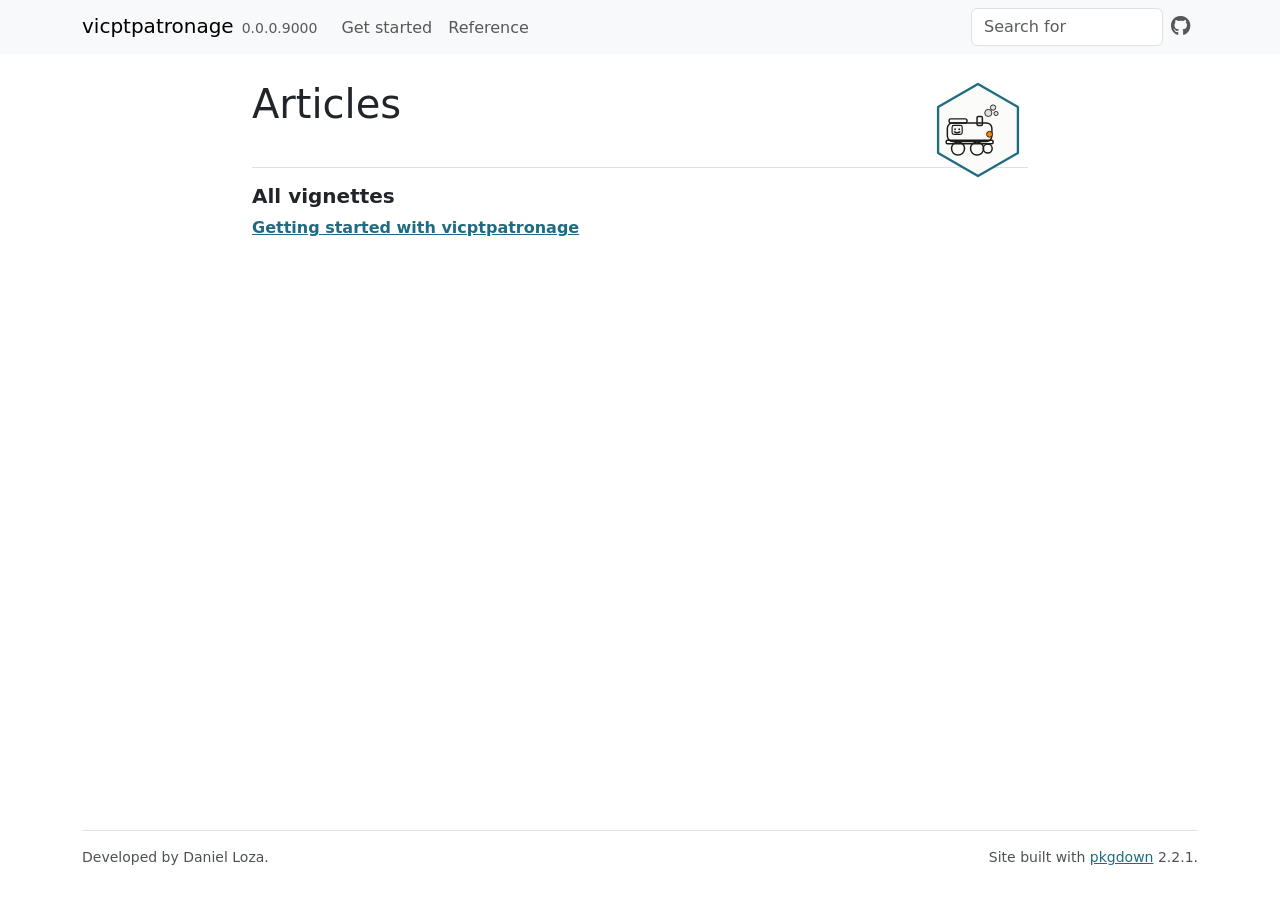
<file: articles/index.html>
<!DOCTYPE html>
<!-- Generated by pkgdown: do not edit by hand --><html lang="en"><head><meta charset="UTF-8"><meta http-equiv="X-UA-Compatible" content="IE=edge"><meta name="viewport" content="width=device-width, initial-scale=1, shrink-to-fit=no"><title>Articles • vicptpatronage</title><!-- favicons --><link rel="icon" type="image/png" sizes="96x96" href="../favicon-96x96.png"><link rel="icon" type="”image/svg+xml”" href="../favicon.svg"><link rel="apple-touch-icon" sizes="180x180" href="../apple-touch-icon.png"><link rel="icon" sizes="any" href="../favicon.ico"><link rel="manifest" href="../site.webmanifest"><script src="../deps/jquery-3.6.0/jquery-3.6.0.min.js"></script><meta name="viewport" content="width=device-width, initial-scale=1, shrink-to-fit=no"><link href="../deps/bootstrap-5.3.8/bootstrap.min.css" rel="stylesheet"><script src="../deps/bootstrap-5.3.8/bootstrap.bundle.min.js"></script><link href="../deps/font-awesome-6.5.2/css/all.min.css" rel="stylesheet"><link href="../deps/font-awesome-6.5.2/css/v4-shims.min.css" rel="stylesheet"><script src="../deps/headroom-0.11.0/headroom.min.js"></script><script src="../deps/headroom-0.11.0/jQuery.headroom.min.js"></script><script src="../deps/bootstrap-toc-1.0.1/bootstrap-toc.min.js"></script><script src="../deps/clipboard.js-2.0.11/clipboard.min.js"></script><script src="../deps/search-1.0.0/autocomplete.jquery.min.js"></script><script src="../deps/search-1.0.0/fuse.min.js"></script><script src="../deps/search-1.0.0/mark.min.js"></script><!-- pkgdown --><script src="../pkgdown.js"></script><meta property="og:title" content="Articles"><meta property="og:image" content="https://etc5523-2026.github.io/etc5523-assignment-4-pian0dan/reference/figures/logo.png"><meta property="og:image:alt" content="vicptpatronage hex logo: a cartoon steam train"></head><body>
    <a href="#main" class="visually-hidden-focusable">Skip to contents</a>


    <nav class="navbar navbar-expand-lg fixed-top bg-light" data-bs-theme="light" aria-label="Site navigation"><div class="container">

    <a class="navbar-brand me-2" href="../index.html">vicptpatronage</a>

    <small class="nav-text text-muted me-auto" data-bs-toggle="tooltip" data-bs-placement="bottom" title="">0.0.0.9000</small>


    <button class="navbar-toggler" type="button" data-bs-toggle="collapse" data-bs-target="#navbar" aria-controls="navbar" aria-expanded="false" aria-label="Toggle navigation">
      <span class="navbar-toggler-icon"></span>
    </button>

    <div id="navbar" class="collapse navbar-collapse ms-3">
      <ul class="navbar-nav me-auto"><li class="nav-item"><a class="nav-link" href="../articles/vicptpatronage.html">Get started</a></li>
<li class="nav-item"><a class="nav-link" href="../reference/index.html">Reference</a></li>
      </ul><ul class="navbar-nav"><li class="nav-item"><form class="form-inline" role="search">
 <input class="form-control" type="search" name="search-input" id="search-input" autocomplete="off" aria-label="Search site" placeholder="Search for" data-search-index="../search.json"></form></li>
<li class="nav-item"><a class="external-link nav-link" href="https://github.com/ETC5523-2026/etc5523-assignment-4-pian0dan/" aria-label="GitHub"><span class="fa fab fa-github fa-lg"></span></a></li>
      </ul></div>


  </div>
</nav><div class="container template-article-index">
<div class="row">
  <main id="main" class="col-md-9"><div class="page-header">
      <img src="../logo.svg" class="logo" alt=""><h1>Articles</h1>
    </div>

    <div class="section ">
      <h3>All vignettes</h3>
      <div class="section-desc"></div>

      <dl><dt><a href="vicptpatronage.html">Getting started with vicptpatronage</a></dt>
        <dd>
      </dd></dl></div>
  </main></div>


    <footer><div class="pkgdown-footer-left">
  <p>Developed by Daniel Loza.</p>
</div>

<div class="pkgdown-footer-right">
  <p>Site built with <a href="https://pkgdown.r-lib.org/" class="external-link">pkgdown</a> 2.2.1.</p>
</div>

    </footer></div>





  </body></html>
</file>
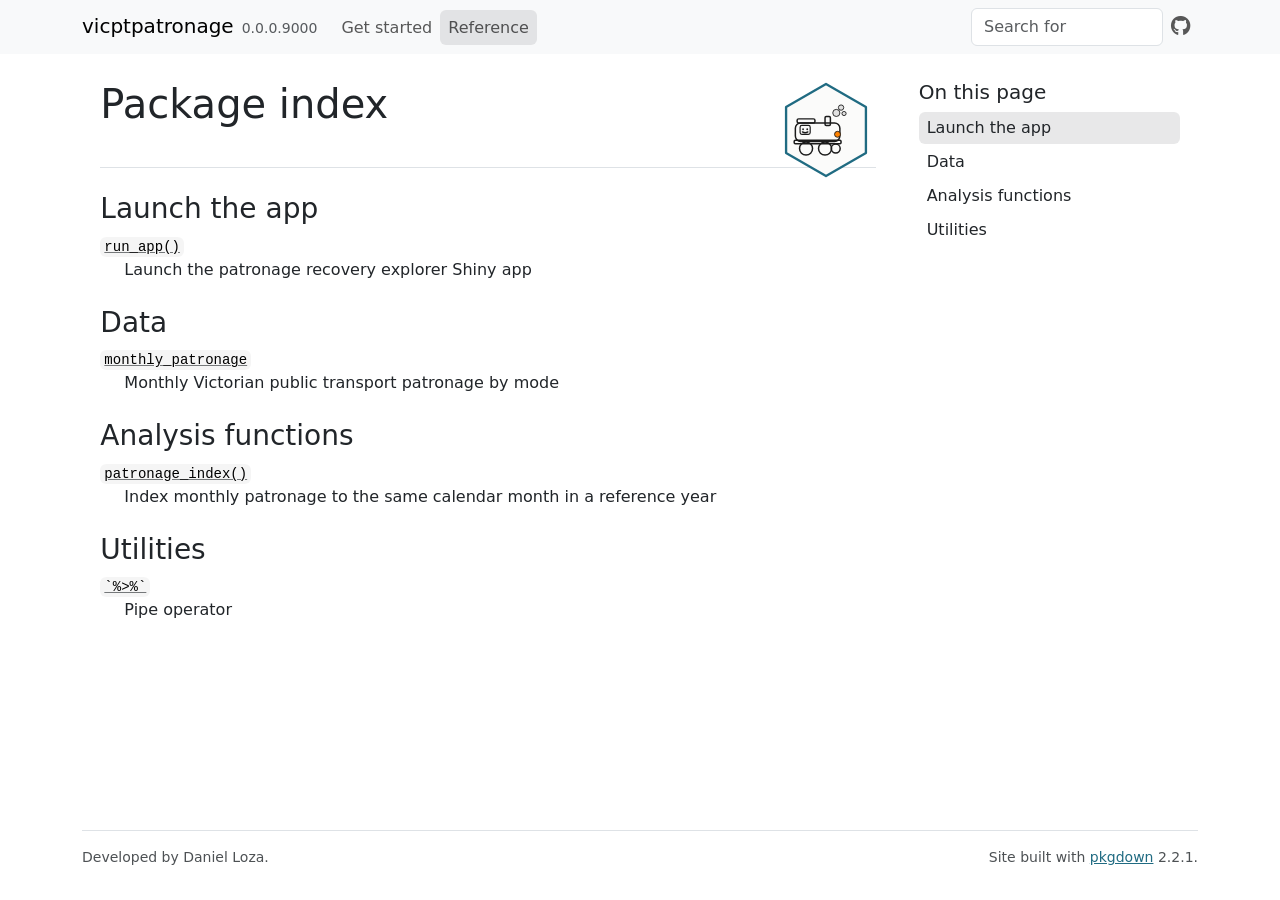
<file: reference/index.html>
<!DOCTYPE html>
<!-- Generated by pkgdown: do not edit by hand --><html lang="en"><head><meta charset="UTF-8"><meta http-equiv="X-UA-Compatible" content="IE=edge"><meta name="viewport" content="width=device-width, initial-scale=1, shrink-to-fit=no"><title>Package index • vicptpatronage</title><!-- favicons --><link rel="icon" type="image/png" sizes="96x96" href="../favicon-96x96.png"><link rel="icon" type="”image/svg+xml”" href="../favicon.svg"><link rel="apple-touch-icon" sizes="180x180" href="../apple-touch-icon.png"><link rel="icon" sizes="any" href="../favicon.ico"><link rel="manifest" href="../site.webmanifest"><script src="../deps/jquery-3.6.0/jquery-3.6.0.min.js"></script><meta name="viewport" content="width=device-width, initial-scale=1, shrink-to-fit=no"><link href="../deps/bootstrap-5.3.8/bootstrap.min.css" rel="stylesheet"><script src="../deps/bootstrap-5.3.8/bootstrap.bundle.min.js"></script><link href="../deps/font-awesome-6.5.2/css/all.min.css" rel="stylesheet"><link href="../deps/font-awesome-6.5.2/css/v4-shims.min.css" rel="stylesheet"><script src="../deps/headroom-0.11.0/headroom.min.js"></script><script src="../deps/headroom-0.11.0/jQuery.headroom.min.js"></script><script src="../deps/bootstrap-toc-1.0.1/bootstrap-toc.min.js"></script><script src="../deps/clipboard.js-2.0.11/clipboard.min.js"></script><script src="../deps/search-1.0.0/autocomplete.jquery.min.js"></script><script src="../deps/search-1.0.0/fuse.min.js"></script><script src="../deps/search-1.0.0/mark.min.js"></script><!-- pkgdown --><script src="../pkgdown.js"></script><meta property="og:title" content="Package index"><meta property="og:image" content="https://etc5523-2026.github.io/etc5523-assignment-4-pian0dan/reference/figures/logo.png"><meta property="og:image:alt" content="vicptpatronage hex logo: a cartoon steam train"></head><body>
    <a href="#main" class="visually-hidden-focusable">Skip to contents</a>


    <nav class="navbar navbar-expand-lg fixed-top bg-light" data-bs-theme="light" aria-label="Site navigation"><div class="container">

    <a class="navbar-brand me-2" href="../index.html">vicptpatronage</a>

    <small class="nav-text text-muted me-auto" data-bs-toggle="tooltip" data-bs-placement="bottom" title="">0.0.0.9000</small>


    <button class="navbar-toggler" type="button" data-bs-toggle="collapse" data-bs-target="#navbar" aria-controls="navbar" aria-expanded="false" aria-label="Toggle navigation">
      <span class="navbar-toggler-icon"></span>
    </button>

    <div id="navbar" class="collapse navbar-collapse ms-3">
      <ul class="navbar-nav me-auto"><li class="nav-item"><a class="nav-link" href="../articles/vicptpatronage.html">Get started</a></li>
<li class="active nav-item"><a class="nav-link" href="../reference/index.html">Reference</a></li>
      </ul><ul class="navbar-nav"><li class="nav-item"><form class="form-inline" role="search">
 <input class="form-control" type="search" name="search-input" id="search-input" autocomplete="off" aria-label="Search site" placeholder="Search for" data-search-index="../search.json"></form></li>
<li class="nav-item"><a class="external-link nav-link" href="https://github.com/ETC5523-2026/etc5523-assignment-4-pian0dan/" aria-label="GitHub"><span class="fa fab fa-github fa-lg"></span></a></li>
      </ul></div>


  </div>
</nav><div class="container template-reference-index">
<div class="row">
  <main id="main" class="col-md-9"><div class="page-header">
      <img src="../logo.svg" class="logo" alt=""><h1>Package index</h1>
    </div>

    <div class="section level2">
      <h2 id="launch-the-app">Launch the app<a class="anchor" aria-label="anchor" href="#launch-the-app"></a></h2>



      <dl></dl></div><div class="section level2">




      <dl><dt>

          <code><a href="run_app.html">run_app()</a></code>

        </dt>
        <dd>Launch the patronage recovery explorer Shiny app</dd>
      </dl></div><div class="section level2">
      <h2 id="data">Data<a class="anchor" aria-label="anchor" href="#data"></a></h2>



      <dl></dl></div><div class="section level2">




      <dl><dt>

          <code><a href="monthly_patronage.html">monthly_patronage</a></code>

        </dt>
        <dd>Monthly Victorian public transport patronage by mode</dd>
      </dl></div><div class="section level2">
      <h2 id="analysis-functions">Analysis functions<a class="anchor" aria-label="anchor" href="#analysis-functions"></a></h2>



      <dl></dl></div><div class="section level2">




      <dl><dt>

          <code><a href="patronage_index.html">patronage_index()</a></code>

        </dt>
        <dd>Index monthly patronage to the same calendar month in a reference year</dd>
      </dl></div><div class="section level2">
      <h2 id="utilities">Utilities<a class="anchor" aria-label="anchor" href="#utilities"></a></h2>



      <dl></dl></div><div class="section level2">




      <dl><dt>

          <code><a href="pipe.html">`%&gt;%`</a></code>

        </dt>
        <dd>Pipe operator</dd>
      </dl></div>
  </main><aside class="col-md-3"><nav id="toc" aria-label="Table of contents"><h2>On this page</h2>
    </nav></aside></div>


    <footer><div class="pkgdown-footer-left">
  <p>Developed by Daniel Loza.</p>
</div>

<div class="pkgdown-footer-right">
  <p>Site built with <a href="https://pkgdown.r-lib.org/" class="external-link">pkgdown</a> 2.2.1.</p>
</div>

    </footer></div>





  </body></html>
</file>
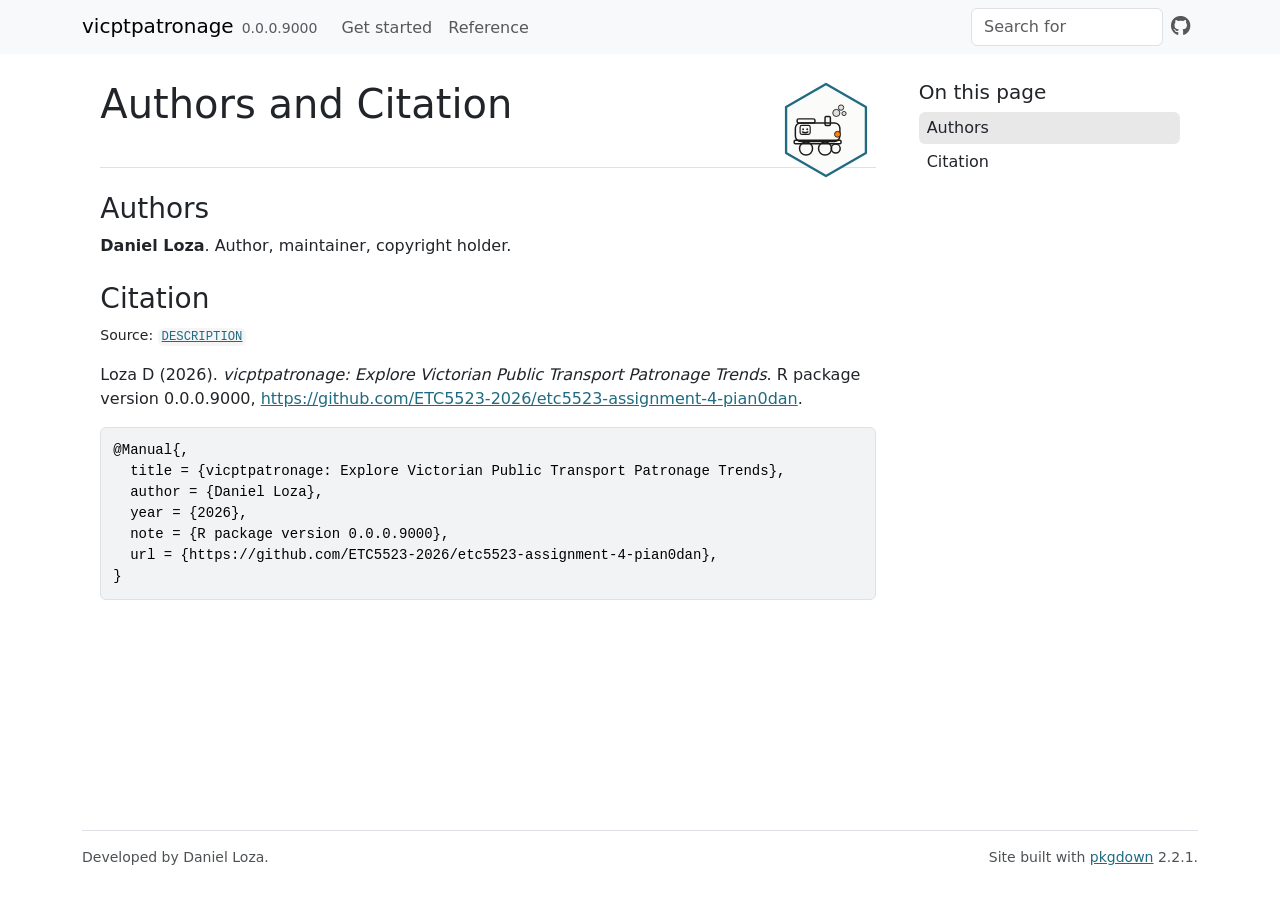
<file: authors.html>
<!DOCTYPE html>
<!-- Generated by pkgdown: do not edit by hand --><html lang="en"><head><meta charset="UTF-8"><meta http-equiv="X-UA-Compatible" content="IE=edge"><meta name="viewport" content="width=device-width, initial-scale=1, shrink-to-fit=no"><title>Authors and Citation • vicptpatronage</title><!-- favicons --><link rel="icon" type="image/png" sizes="96x96" href="favicon-96x96.png"><link rel="icon" type="”image/svg+xml”" href="favicon.svg"><link rel="apple-touch-icon" sizes="180x180" href="apple-touch-icon.png"><link rel="icon" sizes="any" href="favicon.ico"><link rel="manifest" href="site.webmanifest"><script src="deps/jquery-3.6.0/jquery-3.6.0.min.js"></script><meta name="viewport" content="width=device-width, initial-scale=1, shrink-to-fit=no"><link href="deps/bootstrap-5.3.8/bootstrap.min.css" rel="stylesheet"><script src="deps/bootstrap-5.3.8/bootstrap.bundle.min.js"></script><link href="deps/font-awesome-6.5.2/css/all.min.css" rel="stylesheet"><link href="deps/font-awesome-6.5.2/css/v4-shims.min.css" rel="stylesheet"><script src="deps/headroom-0.11.0/headroom.min.js"></script><script src="deps/headroom-0.11.0/jQuery.headroom.min.js"></script><script src="deps/bootstrap-toc-1.0.1/bootstrap-toc.min.js"></script><script src="deps/clipboard.js-2.0.11/clipboard.min.js"></script><script src="deps/search-1.0.0/autocomplete.jquery.min.js"></script><script src="deps/search-1.0.0/fuse.min.js"></script><script src="deps/search-1.0.0/mark.min.js"></script><!-- pkgdown --><script src="pkgdown.js"></script><meta property="og:title" content="Authors and Citation"><meta property="og:image" content="https://etc5523-2026.github.io/etc5523-assignment-4-pian0dan/reference/figures/logo.png"><meta property="og:image:alt" content="vicptpatronage hex logo: a cartoon steam train"></head><body>
    <a href="#main" class="visually-hidden-focusable">Skip to contents</a>


    <nav class="navbar navbar-expand-lg fixed-top bg-light" data-bs-theme="light" aria-label="Site navigation"><div class="container">

    <a class="navbar-brand me-2" href="index.html">vicptpatronage</a>

    <small class="nav-text text-muted me-auto" data-bs-toggle="tooltip" data-bs-placement="bottom" title="">0.0.0.9000</small>


    <button class="navbar-toggler" type="button" data-bs-toggle="collapse" data-bs-target="#navbar" aria-controls="navbar" aria-expanded="false" aria-label="Toggle navigation">
      <span class="navbar-toggler-icon"></span>
    </button>

    <div id="navbar" class="collapse navbar-collapse ms-3">
      <ul class="navbar-nav me-auto"><li class="nav-item"><a class="nav-link" href="articles/vicptpatronage.html">Get started</a></li>
<li class="nav-item"><a class="nav-link" href="reference/index.html">Reference</a></li>
      </ul><ul class="navbar-nav"><li class="nav-item"><form class="form-inline" role="search">
 <input class="form-control" type="search" name="search-input" id="search-input" autocomplete="off" aria-label="Search site" placeholder="Search for" data-search-index="search.json"></form></li>
<li class="nav-item"><a class="external-link nav-link" href="https://github.com/ETC5523-2026/etc5523-assignment-4-pian0dan/" aria-label="GitHub"><span class="fa fab fa-github fa-lg"></span></a></li>
      </ul></div>


  </div>
</nav><div class="container template-citation-authors">
<div class="row">
  <main id="main" class="col-md-9"><div class="page-header">
      <img src="logo.svg" class="logo" alt=""><h1>Authors and Citation</h1>
    </div>

    <div class="section level2">
      <h2>Authors</h2>

      <ul class="list-unstyled"><li>
          <p><strong>Daniel Loza</strong>. Author, maintainer, copyright holder.
          </p>
        </li>
      </ul></div>

    <div class="section level2">
      <h2 id="citation">Citation</h2>
      <p><small class="dont-index">Source: <a href="https://github.com/ETC5523-2026/etc5523-assignment-4-pian0dan/blob/main/DESCRIPTION" class="external-link"><code>DESCRIPTION</code></a></small></p>

      <p>Loza D (2026).
<em>vicptpatronage: Explore Victorian Public Transport Patronage Trends</em>.
R package version 0.0.0.9000, <a href="https://github.com/ETC5523-2026/etc5523-assignment-4-pian0dan" class="external-link">https://github.com/ETC5523-2026/etc5523-assignment-4-pian0dan</a>.
</p>
      <pre>@Manual{,
  title = {vicptpatronage: Explore Victorian Public Transport Patronage Trends},
  author = {Daniel Loza},
  year = {2026},
  note = {R package version 0.0.0.9000},
  url = {https://github.com/ETC5523-2026/etc5523-assignment-4-pian0dan},
}</pre>
    </div>

  </main><aside class="col-md-3"><nav id="toc" aria-label="Table of contents"><h2>On this page</h2>
    </nav></aside></div>


    <footer><div class="pkgdown-footer-left">
  <p>Developed by Daniel Loza.</p>
</div>

<div class="pkgdown-footer-right">
  <p>Site built with <a href="https://pkgdown.r-lib.org/" class="external-link">pkgdown</a> 2.2.1.</p>
</div>

    </footer></div>





  </body></html>
</file>
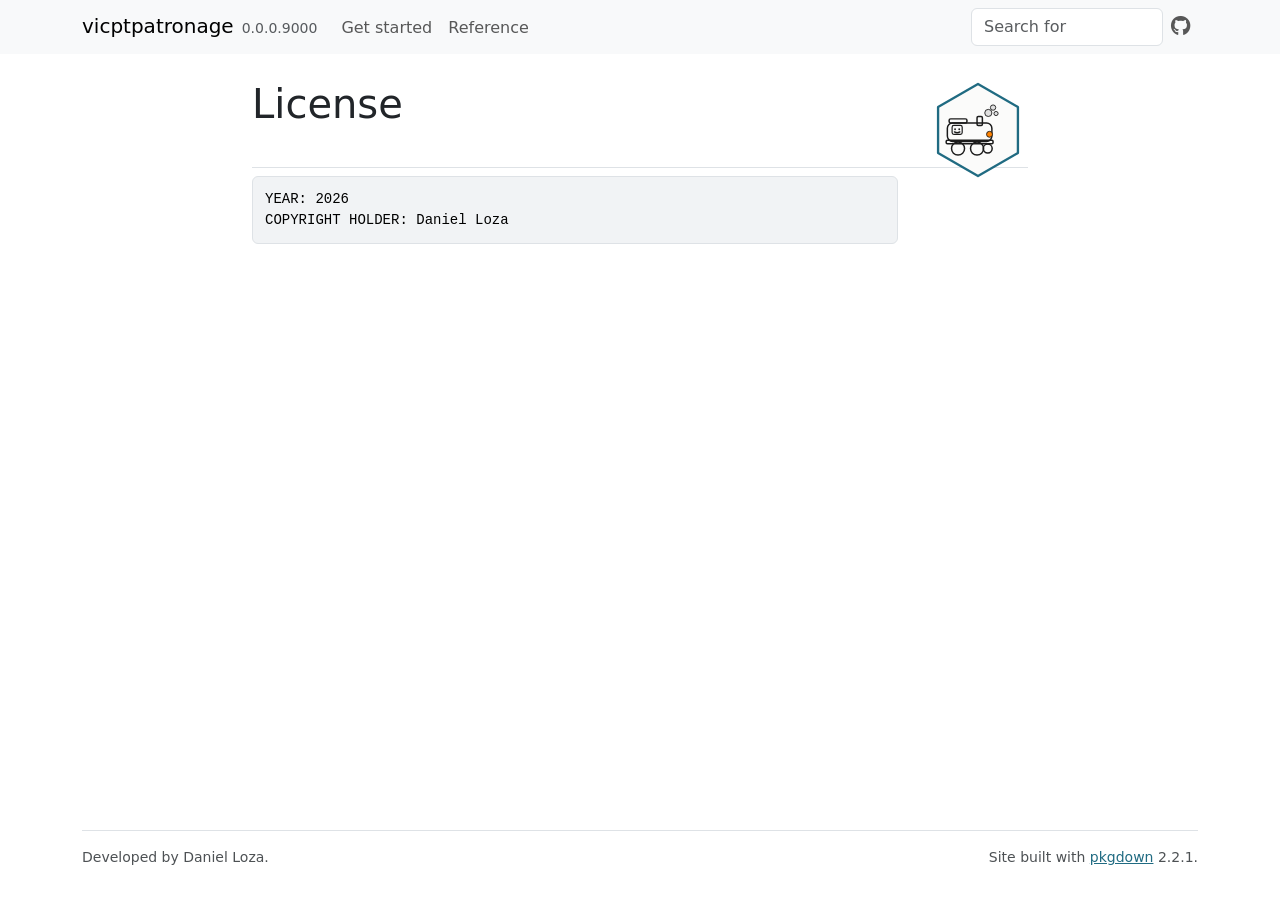
<file: LICENSE-text.html>
<!DOCTYPE html>
<!-- Generated by pkgdown: do not edit by hand --><html lang="en"><head><meta charset="UTF-8"><meta http-equiv="X-UA-Compatible" content="IE=edge"><meta name="viewport" content="width=device-width, initial-scale=1, shrink-to-fit=no"><title>License • vicptpatronage</title><!-- favicons --><link rel="icon" type="image/png" sizes="96x96" href="favicon-96x96.png"><link rel="icon" type="”image/svg+xml”" href="favicon.svg"><link rel="apple-touch-icon" sizes="180x180" href="apple-touch-icon.png"><link rel="icon" sizes="any" href="favicon.ico"><link rel="manifest" href="site.webmanifest"><script src="deps/jquery-3.6.0/jquery-3.6.0.min.js"></script><meta name="viewport" content="width=device-width, initial-scale=1, shrink-to-fit=no"><link href="deps/bootstrap-5.3.8/bootstrap.min.css" rel="stylesheet"><script src="deps/bootstrap-5.3.8/bootstrap.bundle.min.js"></script><link href="deps/font-awesome-6.5.2/css/all.min.css" rel="stylesheet"><link href="deps/font-awesome-6.5.2/css/v4-shims.min.css" rel="stylesheet"><script src="deps/headroom-0.11.0/headroom.min.js"></script><script src="deps/headroom-0.11.0/jQuery.headroom.min.js"></script><script src="deps/bootstrap-toc-1.0.1/bootstrap-toc.min.js"></script><script src="deps/clipboard.js-2.0.11/clipboard.min.js"></script><script src="deps/search-1.0.0/autocomplete.jquery.min.js"></script><script src="deps/search-1.0.0/fuse.min.js"></script><script src="deps/search-1.0.0/mark.min.js"></script><!-- pkgdown --><script src="pkgdown.js"></script><meta property="og:title" content="License"><meta property="og:image" content="https://etc5523-2026.github.io/etc5523-assignment-4-pian0dan/reference/figures/logo.png"><meta property="og:image:alt" content="vicptpatronage hex logo: a cartoon steam train"></head><body>
    <a href="#main" class="visually-hidden-focusable">Skip to contents</a>


    <nav class="navbar navbar-expand-lg fixed-top bg-light" data-bs-theme="light" aria-label="Site navigation"><div class="container">

    <a class="navbar-brand me-2" href="index.html">vicptpatronage</a>

    <small class="nav-text text-muted me-auto" data-bs-toggle="tooltip" data-bs-placement="bottom" title="">0.0.0.9000</small>


    <button class="navbar-toggler" type="button" data-bs-toggle="collapse" data-bs-target="#navbar" aria-controls="navbar" aria-expanded="false" aria-label="Toggle navigation">
      <span class="navbar-toggler-icon"></span>
    </button>

    <div id="navbar" class="collapse navbar-collapse ms-3">
      <ul class="navbar-nav me-auto"><li class="nav-item"><a class="nav-link" href="articles/vicptpatronage.html">Get started</a></li>
<li class="nav-item"><a class="nav-link" href="reference/index.html">Reference</a></li>
      </ul><ul class="navbar-nav"><li class="nav-item"><form class="form-inline" role="search">
 <input class="form-control" type="search" name="search-input" id="search-input" autocomplete="off" aria-label="Search site" placeholder="Search for" data-search-index="search.json"></form></li>
<li class="nav-item"><a class="external-link nav-link" href="https://github.com/ETC5523-2026/etc5523-assignment-4-pian0dan/" aria-label="GitHub"><span class="fa fab fa-github fa-lg"></span></a></li>
      </ul></div>


  </div>
</nav><div class="container template-title-body">
<div class="row">
  <main id="main" class="col-md-9"><div class="page-header">
      <img src="logo.svg" class="logo" alt=""><h1>License</h1>

    </div>

<pre>YEAR: 2026
COPYRIGHT HOLDER: Daniel Loza
</pre>

  </main></div>


    <footer><div class="pkgdown-footer-left">
  <p>Developed by Daniel Loza.</p>
</div>

<div class="pkgdown-footer-right">
  <p>Site built with <a href="https://pkgdown.r-lib.org/" class="external-link">pkgdown</a> 2.2.1.</p>
</div>

    </footer></div>





  </body></html>
</file>
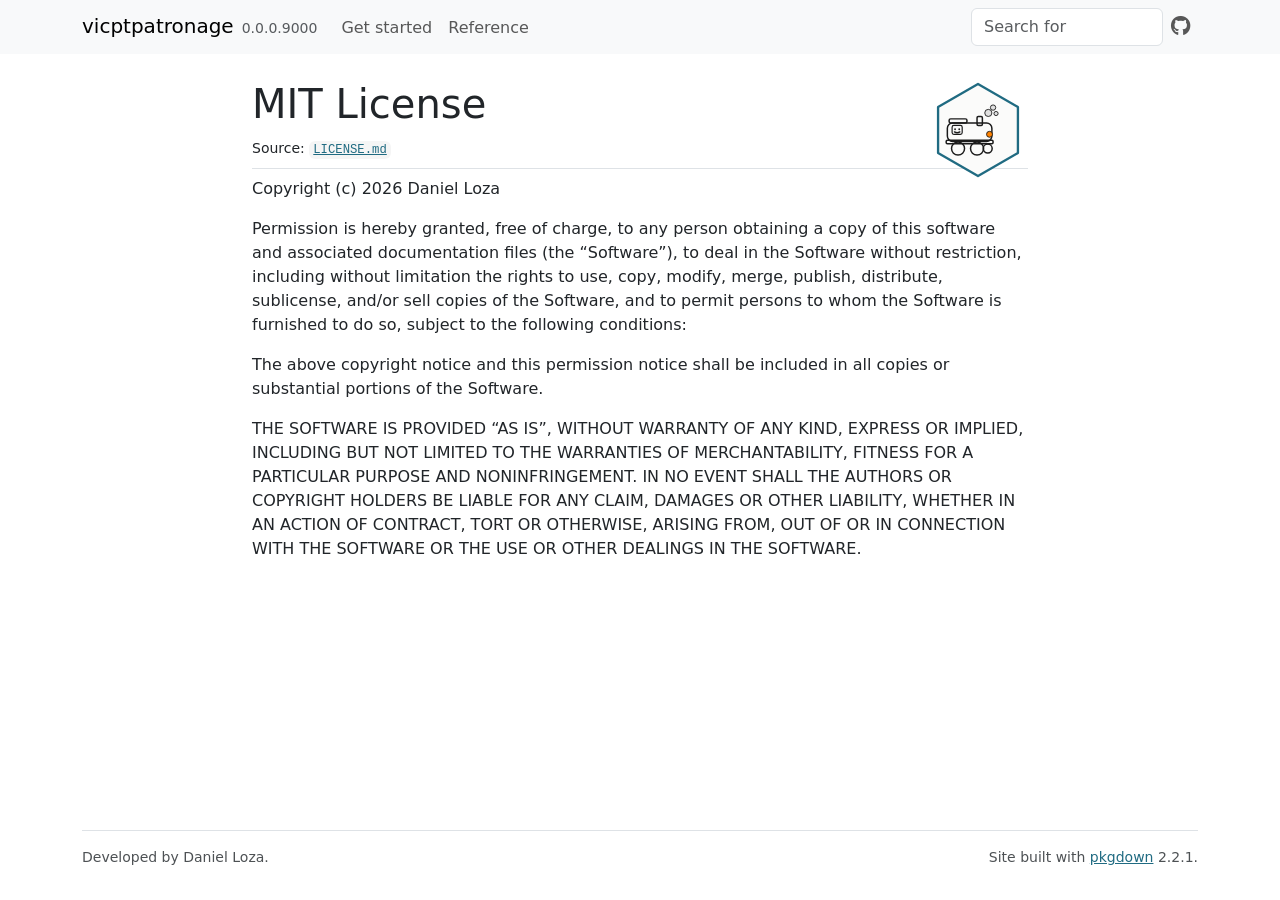
<file: LICENSE.html>
<!DOCTYPE html>
<!-- Generated by pkgdown: do not edit by hand --><html lang="en"><head><meta charset="UTF-8"><meta http-equiv="X-UA-Compatible" content="IE=edge"><meta name="viewport" content="width=device-width, initial-scale=1, shrink-to-fit=no"><title>MIT License • vicptpatronage</title><!-- favicons --><link rel="icon" type="image/png" sizes="96x96" href="favicon-96x96.png"><link rel="icon" type="”image/svg+xml”" href="favicon.svg"><link rel="apple-touch-icon" sizes="180x180" href="apple-touch-icon.png"><link rel="icon" sizes="any" href="favicon.ico"><link rel="manifest" href="site.webmanifest"><script src="deps/jquery-3.6.0/jquery-3.6.0.min.js"></script><meta name="viewport" content="width=device-width, initial-scale=1, shrink-to-fit=no"><link href="deps/bootstrap-5.3.8/bootstrap.min.css" rel="stylesheet"><script src="deps/bootstrap-5.3.8/bootstrap.bundle.min.js"></script><link href="deps/font-awesome-6.5.2/css/all.min.css" rel="stylesheet"><link href="deps/font-awesome-6.5.2/css/v4-shims.min.css" rel="stylesheet"><script src="deps/headroom-0.11.0/headroom.min.js"></script><script src="deps/headroom-0.11.0/jQuery.headroom.min.js"></script><script src="deps/bootstrap-toc-1.0.1/bootstrap-toc.min.js"></script><script src="deps/clipboard.js-2.0.11/clipboard.min.js"></script><script src="deps/search-1.0.0/autocomplete.jquery.min.js"></script><script src="deps/search-1.0.0/fuse.min.js"></script><script src="deps/search-1.0.0/mark.min.js"></script><!-- pkgdown --><script src="pkgdown.js"></script><meta property="og:title" content="MIT License"><meta property="og:image" content="https://etc5523-2026.github.io/etc5523-assignment-4-pian0dan/reference/figures/logo.png"><meta property="og:image:alt" content="vicptpatronage hex logo: a cartoon steam train"></head><body>
    <a href="#main" class="visually-hidden-focusable">Skip to contents</a>


    <nav class="navbar navbar-expand-lg fixed-top bg-light" data-bs-theme="light" aria-label="Site navigation"><div class="container">

    <a class="navbar-brand me-2" href="index.html">vicptpatronage</a>

    <small class="nav-text text-muted me-auto" data-bs-toggle="tooltip" data-bs-placement="bottom" title="">0.0.0.9000</small>


    <button class="navbar-toggler" type="button" data-bs-toggle="collapse" data-bs-target="#navbar" aria-controls="navbar" aria-expanded="false" aria-label="Toggle navigation">
      <span class="navbar-toggler-icon"></span>
    </button>

    <div id="navbar" class="collapse navbar-collapse ms-3">
      <ul class="navbar-nav me-auto"><li class="nav-item"><a class="nav-link" href="articles/vicptpatronage.html">Get started</a></li>
<li class="nav-item"><a class="nav-link" href="reference/index.html">Reference</a></li>
      </ul><ul class="navbar-nav"><li class="nav-item"><form class="form-inline" role="search">
 <input class="form-control" type="search" name="search-input" id="search-input" autocomplete="off" aria-label="Search site" placeholder="Search for" data-search-index="search.json"></form></li>
<li class="nav-item"><a class="external-link nav-link" href="https://github.com/ETC5523-2026/etc5523-assignment-4-pian0dan/" aria-label="GitHub"><span class="fa fab fa-github fa-lg"></span></a></li>
      </ul></div>


  </div>
</nav><div class="container template-title-body">
<div class="row">
  <main id="main" class="col-md-9"><div class="page-header">
      <img src="logo.svg" class="logo" alt=""><h1>MIT License</h1>
      <small class="dont-index">Source: <a href="https://github.com/ETC5523-2026/etc5523-assignment-4-pian0dan/blob/main/LICENSE.md" class="external-link"><code>LICENSE.md</code></a></small>
    </div>

<div id="mit-license" class="section level1">

<p>Copyright (c) 2026 Daniel Loza</p>
<p>Permission is hereby granted, free of charge, to any person obtaining a copy of this software and associated documentation files (the “Software”), to deal in the Software without restriction, including without limitation the rights to use, copy, modify, merge, publish, distribute, sublicense, and/or sell copies of the Software, and to permit persons to whom the Software is furnished to do so, subject to the following conditions:</p>
<p>The above copyright notice and this permission notice shall be included in all copies or substantial portions of the Software.</p>
<p>THE SOFTWARE IS PROVIDED “AS IS”, WITHOUT WARRANTY OF ANY KIND, EXPRESS OR IMPLIED, INCLUDING BUT NOT LIMITED TO THE WARRANTIES OF MERCHANTABILITY, FITNESS FOR A PARTICULAR PURPOSE AND NONINFRINGEMENT. IN NO EVENT SHALL THE AUTHORS OR COPYRIGHT HOLDERS BE LIABLE FOR ANY CLAIM, DAMAGES OR OTHER LIABILITY, WHETHER IN AN ACTION OF CONTRACT, TORT OR OTHERWISE, ARISING FROM, OUT OF OR IN CONNECTION WITH THE SOFTWARE OR THE USE OR OTHER DEALINGS IN THE SOFTWARE.</p>
</div>

  </main></div>


    <footer><div class="pkgdown-footer-left">
  <p>Developed by Daniel Loza.</p>
</div>

<div class="pkgdown-footer-right">
  <p>Site built with <a href="https://pkgdown.r-lib.org/" class="external-link">pkgdown</a> 2.2.1.</p>
</div>

    </footer></div>





  </body></html>
</file>
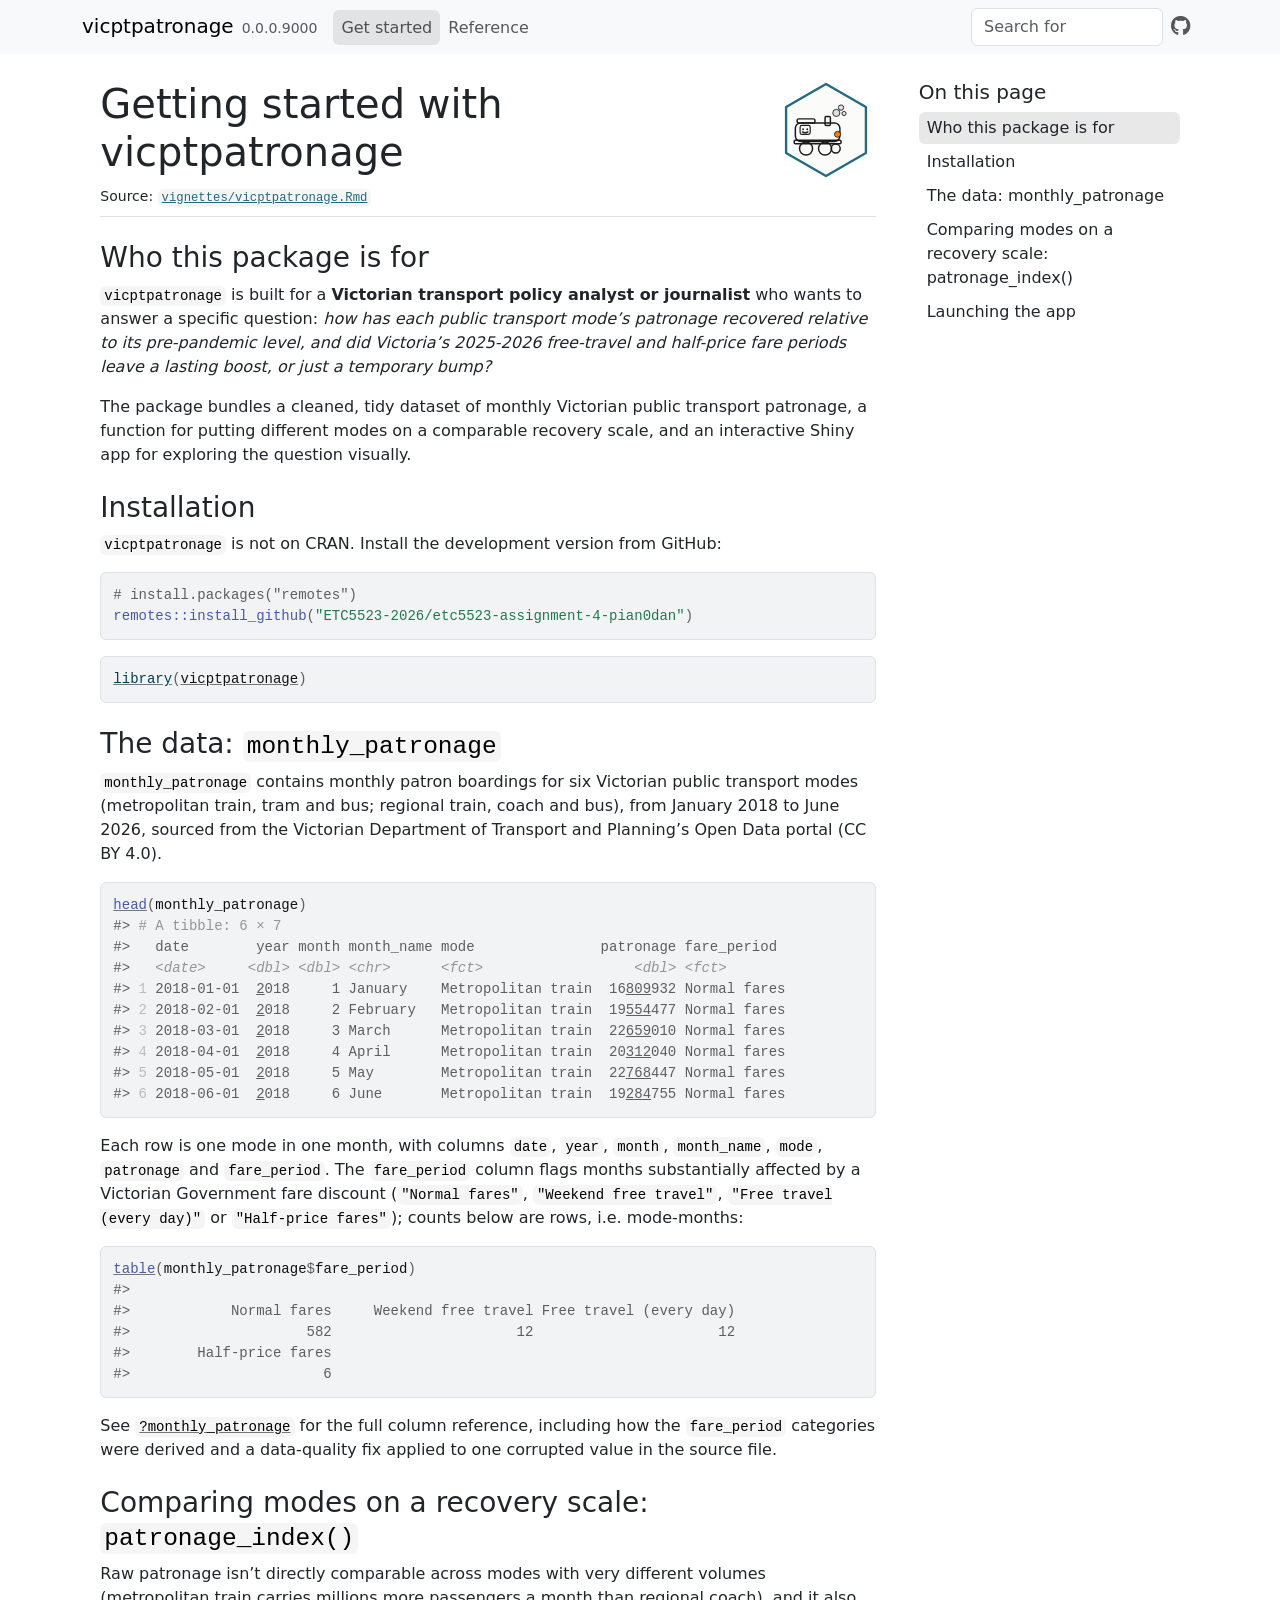
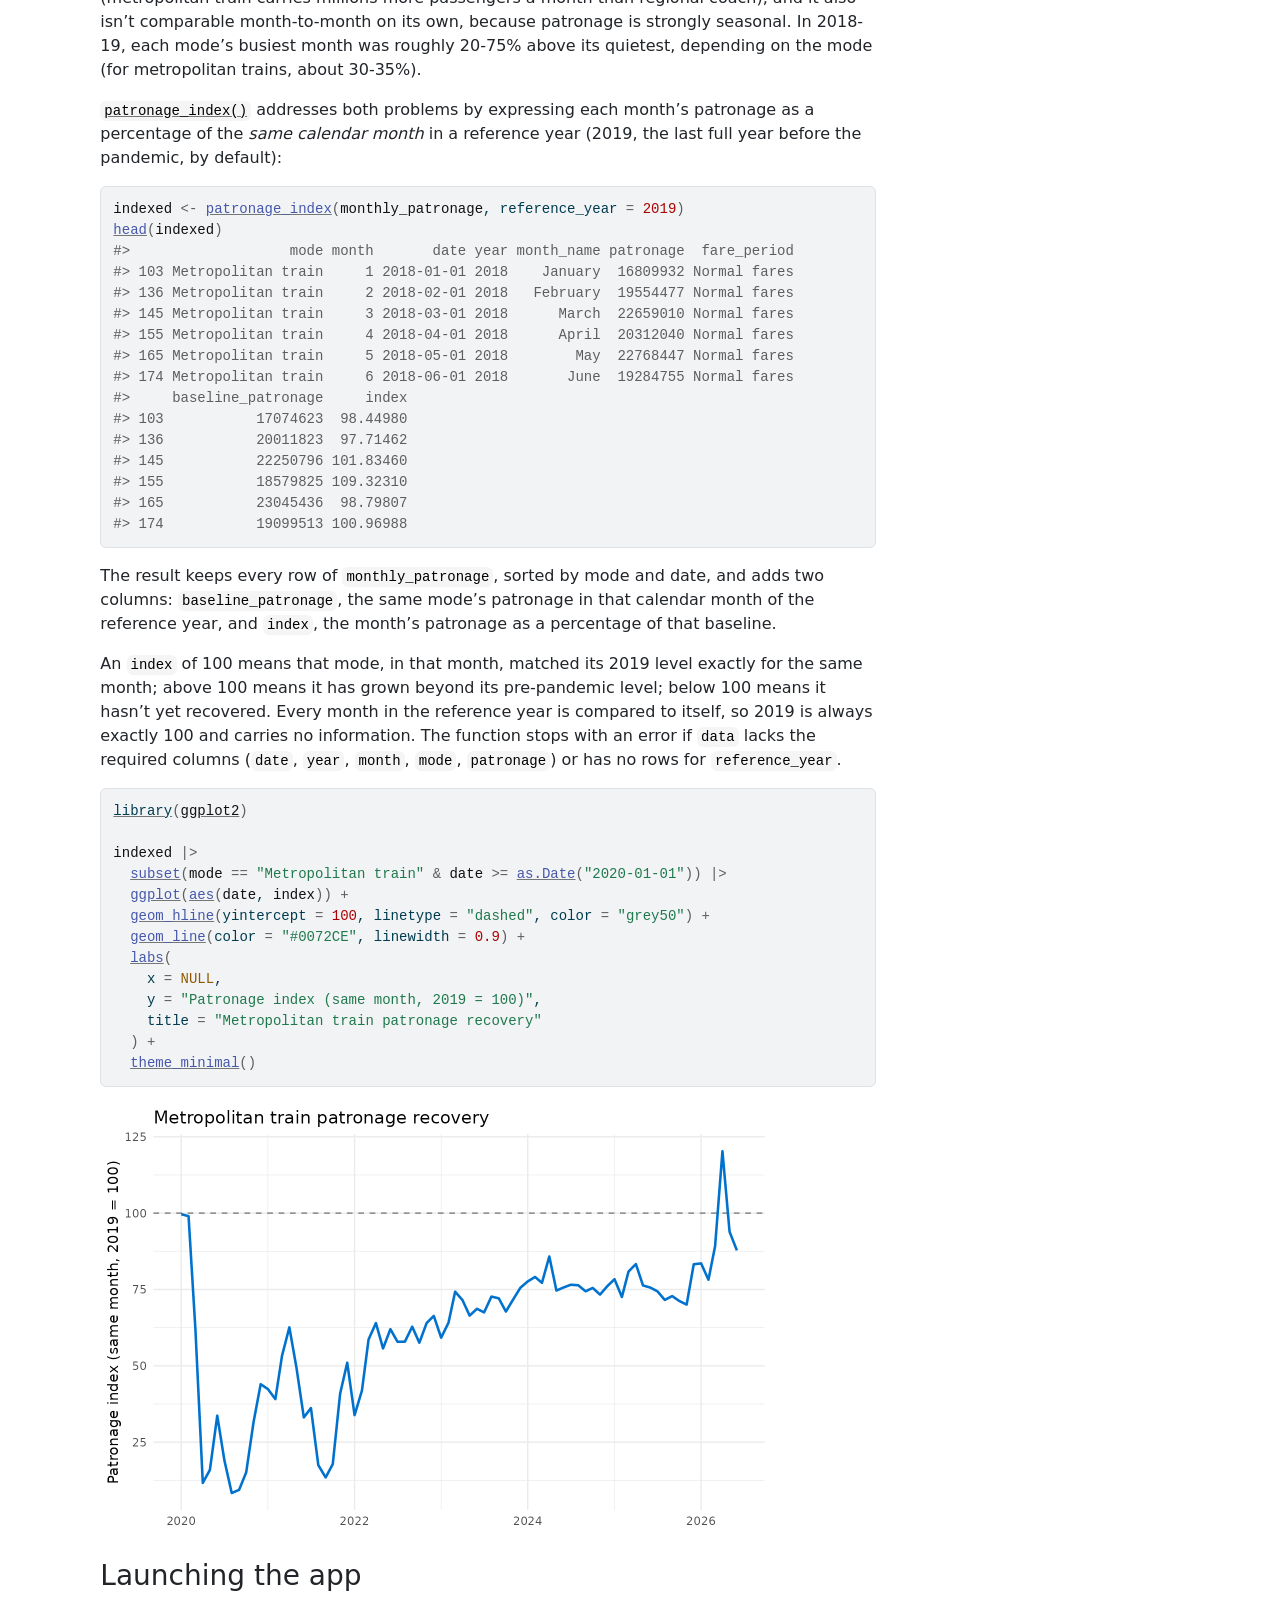
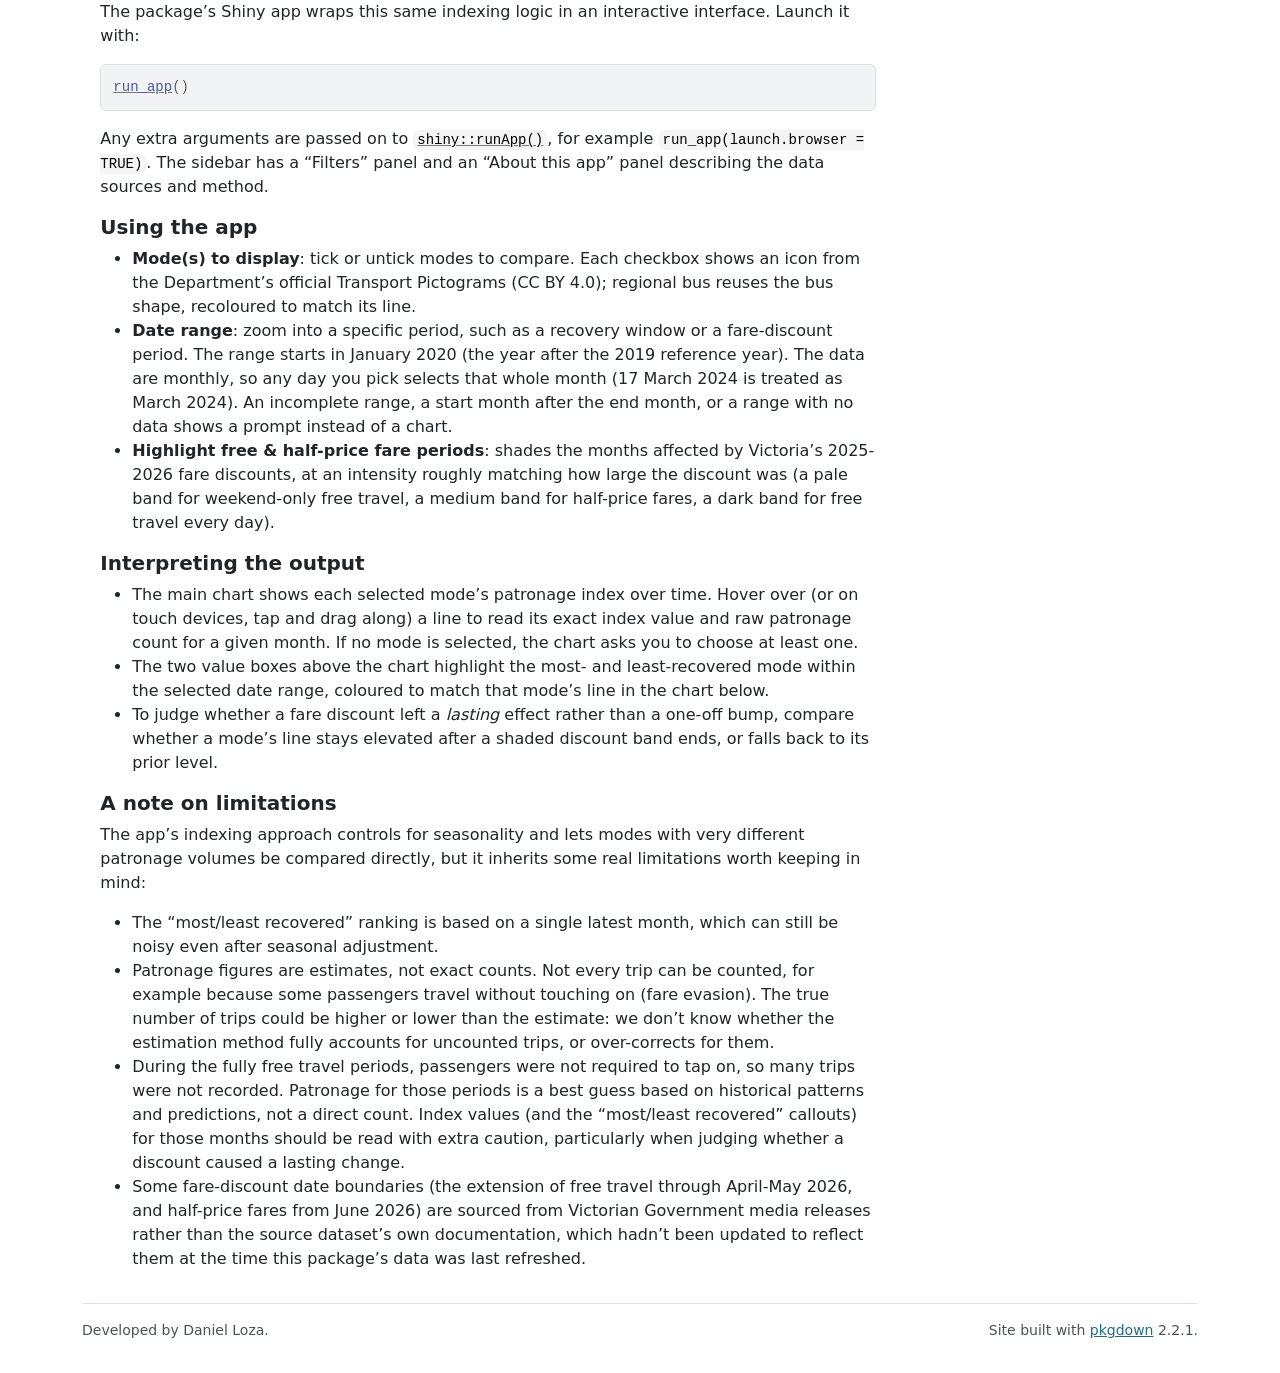
<file: articles/vicptpatronage.html>
<!DOCTYPE html>
<!-- Generated by pkgdown: do not edit by hand --><html lang="en">
<head>
<meta charset="UTF-8">
<meta http-equiv="X-UA-Compatible" content="IE=edge">
<meta name="viewport" content="width=device-width, initial-scale=1, shrink-to-fit=no">
<title>Getting started with vicptpatronage • vicptpatronage</title>
<!-- favicons --><link rel="icon" type="image/png" sizes="96x96" href="../favicon-96x96.png">
<link rel="icon" type="”image/svg+xml”" href="../favicon.svg">
<link rel="apple-touch-icon" sizes="180x180" href="../apple-touch-icon.png">
<link rel="icon" sizes="any" href="../favicon.ico">
<link rel="manifest" href="../site.webmanifest">
<script src="../deps/jquery-3.6.0/jquery-3.6.0.min.js"></script><meta name="viewport" content="width=device-width, initial-scale=1, shrink-to-fit=no">
<link href="../deps/bootstrap-5.3.8/bootstrap.min.css" rel="stylesheet">
<script src="../deps/bootstrap-5.3.8/bootstrap.bundle.min.js"></script><link href="../deps/font-awesome-6.5.2/css/all.min.css" rel="stylesheet">
<link href="../deps/font-awesome-6.5.2/css/v4-shims.min.css" rel="stylesheet">
<script src="../deps/headroom-0.11.0/headroom.min.js"></script><script src="../deps/headroom-0.11.0/jQuery.headroom.min.js"></script><script src="../deps/bootstrap-toc-1.0.1/bootstrap-toc.min.js"></script><script src="../deps/clipboard.js-2.0.11/clipboard.min.js"></script><script src="../deps/search-1.0.0/autocomplete.jquery.min.js"></script><script src="../deps/search-1.0.0/fuse.min.js"></script><script src="../deps/search-1.0.0/mark.min.js"></script><!-- pkgdown --><script src="../pkgdown.js"></script><meta property="og:title" content="Getting started with vicptpatronage">
</head>
<body>
    <a href="#main" class="visually-hidden-focusable">Skip to contents</a>


    <nav class="navbar navbar-expand-lg fixed-top bg-light" data-bs-theme="light" aria-label="Site navigation"><div class="container">

    <a class="navbar-brand me-2" href="../index.html">vicptpatronage</a>

    <small class="nav-text text-muted me-auto" data-bs-toggle="tooltip" data-bs-placement="bottom" title="">0.0.0.9000</small>


    <button class="navbar-toggler" type="button" data-bs-toggle="collapse" data-bs-target="#navbar" aria-controls="navbar" aria-expanded="false" aria-label="Toggle navigation">
      <span class="navbar-toggler-icon"></span>
    </button>

    <div id="navbar" class="collapse navbar-collapse ms-3">
      <ul class="navbar-nav me-auto">
<li class="active nav-item"><a class="nav-link" href="../articles/vicptpatronage.html">Get started</a></li>
<li class="nav-item"><a class="nav-link" href="../reference/index.html">Reference</a></li>
      </ul>
<ul class="navbar-nav">
<li class="nav-item"><form class="form-inline" role="search">
 <input class="form-control" type="search" name="search-input" id="search-input" autocomplete="off" aria-label="Search site" placeholder="Search for" data-search-index="../search.json">
</form></li>
<li class="nav-item"><a class="external-link nav-link" href="https://github.com/ETC5523-2026/etc5523-assignment-4-pian0dan/" aria-label="GitHub"><span class="fa fab fa-github fa-lg"></span></a></li>
      </ul>
</div>


  </div>
</nav><div class="container template-article">




<div class="row">
  <main id="main" class="col-md-9"><div class="page-header">
      <img src="../logo.svg" class="logo" alt=""><h1>Getting started with vicptpatronage</h1>
            
      
      <small class="dont-index">Source: <a href="https://github.com/ETC5523-2026/etc5523-assignment-4-pian0dan/blob/main/vignettes/vicptpatronage.Rmd" class="external-link"><code>vignettes/vicptpatronage.Rmd</code></a></small>
      <div class="d-none name"><code>vicptpatronage.Rmd</code></div>
    </div>

    
    
<div class="section level2">
<h2 id="who-this-package-is-for">Who this package is for<a class="anchor" aria-label="anchor" href="#who-this-package-is-for"></a>
</h2>
<p><code>vicptpatronage</code> is built for a <strong>Victorian
transport policy analyst or journalist</strong> who wants to answer a
specific question: <em>how has each public transport mode’s patronage
recovered relative to its pre-pandemic level, and did Victoria’s
2025-2026 free-travel and half-price fare periods leave a lasting boost,
or just a temporary bump?</em></p>
<p>The package bundles a cleaned, tidy dataset of monthly Victorian
public transport patronage, a function for putting different modes on a
comparable recovery scale, and an interactive Shiny app for exploring
the question visually.</p>
</div>
<div class="section level2">
<h2 id="installation">Installation<a class="anchor" aria-label="anchor" href="#installation"></a>
</h2>
<p><code>vicptpatronage</code> is not on CRAN. Install the development
version from GitHub:</p>
<div class="sourceCode" id="cb1"><pre class="downlit sourceCode r">
<code class="sourceCode R"><span><span class="co"># install.packages("remotes")</span></span>
<span><span class="fu">remotes</span><span class="fu">::</span><span class="fu">install_github</span><span class="op">(</span><span class="st">"ETC5523-2026/etc5523-assignment-4-pian0dan"</span><span class="op">)</span></span></code></pre></div>
<div class="sourceCode" id="cb2"><pre class="downlit sourceCode r">
<code class="sourceCode R"><span><span class="kw"><a href="https://rdrr.io/r/base/library.html" class="external-link">library</a></span><span class="op">(</span><span class="va"><a href="https://github.com/ETC5523-2026/etc5523-assignment-4-pian0dan" class="external-link">vicptpatronage</a></span><span class="op">)</span></span></code></pre></div>
</div>
<div class="section level2">
<h2 id="the-data-monthly_patronage">The data: <code>monthly_patronage</code><a class="anchor" aria-label="anchor" href="#the-data-monthly_patronage"></a>
</h2>
<p><code>monthly_patronage</code> contains monthly patron boardings for
six Victorian public transport modes (metropolitan train, tram and bus;
regional train, coach and bus), from January 2018 to June 2026, sourced
from the Victorian Department of Transport and Planning’s Open Data
portal (CC BY 4.0).</p>
<div class="sourceCode" id="cb3"><pre class="downlit sourceCode r">
<code class="sourceCode R"><span><span class="fu"><a href="https://rdrr.io/r/utils/head.html" class="external-link">head</a></span><span class="op">(</span><span class="va">monthly_patronage</span><span class="op">)</span></span>
<span><span class="co">#&gt; <span style="color: #949494;"># A tibble: 6 × 7</span></span></span>
<span><span class="co">#&gt;   date        year month month_name mode               patronage fare_period </span></span>
<span><span class="co">#&gt;   <span style="color: #949494; font-style: italic;">&lt;date&gt;</span>     <span style="color: #949494; font-style: italic;">&lt;dbl&gt;</span> <span style="color: #949494; font-style: italic;">&lt;dbl&gt;</span> <span style="color: #949494; font-style: italic;">&lt;chr&gt;</span>      <span style="color: #949494; font-style: italic;">&lt;fct&gt;</span>                  <span style="color: #949494; font-style: italic;">&lt;dbl&gt;</span> <span style="color: #949494; font-style: italic;">&lt;fct&gt;</span>       </span></span>
<span><span class="co">#&gt; <span style="color: #BCBCBC;">1</span> 2018-01-01  <span style="text-decoration: underline;">2</span>018     1 January    Metropolitan train  16<span style="text-decoration: underline;">809</span>932 Normal fares</span></span>
<span><span class="co">#&gt; <span style="color: #BCBCBC;">2</span> 2018-02-01  <span style="text-decoration: underline;">2</span>018     2 February   Metropolitan train  19<span style="text-decoration: underline;">554</span>477 Normal fares</span></span>
<span><span class="co">#&gt; <span style="color: #BCBCBC;">3</span> 2018-03-01  <span style="text-decoration: underline;">2</span>018     3 March      Metropolitan train  22<span style="text-decoration: underline;">659</span>010 Normal fares</span></span>
<span><span class="co">#&gt; <span style="color: #BCBCBC;">4</span> 2018-04-01  <span style="text-decoration: underline;">2</span>018     4 April      Metropolitan train  20<span style="text-decoration: underline;">312</span>040 Normal fares</span></span>
<span><span class="co">#&gt; <span style="color: #BCBCBC;">5</span> 2018-05-01  <span style="text-decoration: underline;">2</span>018     5 May        Metropolitan train  22<span style="text-decoration: underline;">768</span>447 Normal fares</span></span>
<span><span class="co">#&gt; <span style="color: #BCBCBC;">6</span> 2018-06-01  <span style="text-decoration: underline;">2</span>018     6 June       Metropolitan train  19<span style="text-decoration: underline;">284</span>755 Normal fares</span></span></code></pre></div>
<p>Each row is one mode in one month, with columns <code>date</code>,
<code>year</code>, <code>month</code>, <code>month_name</code>,
<code>mode</code>, <code>patronage</code> and <code>fare_period</code>.
The <code>fare_period</code> column flags months substantially affected
by a Victorian Government fare discount (<code>"Normal fares"</code>,
<code>"Weekend free travel"</code>,
<code>"Free travel (every day)"</code> or
<code>"Half-price fares"</code>); counts below are rows,
i.e. mode-months:</p>
<div class="sourceCode" id="cb4"><pre class="downlit sourceCode r">
<code class="sourceCode R"><span><span class="fu"><a href="https://rdrr.io/r/base/table.html" class="external-link">table</a></span><span class="op">(</span><span class="va">monthly_patronage</span><span class="op">$</span><span class="va">fare_period</span><span class="op">)</span></span>
<span><span class="co">#&gt; </span></span>
<span><span class="co">#&gt;            Normal fares     Weekend free travel Free travel (every day) </span></span>
<span><span class="co">#&gt;                     582                      12                      12 </span></span>
<span><span class="co">#&gt;        Half-price fares </span></span>
<span><span class="co">#&gt;                       6</span></span></code></pre></div>
<p>See <code><a href="../reference/monthly_patronage.html">?monthly_patronage</a></code> for the full column reference,
including how the <code>fare_period</code> categories were derived and a
data-quality fix applied to one corrupted value in the source file.</p>
</div>
<div class="section level2">
<h2 id="comparing-modes-on-a-recovery-scale-patronage_index">Comparing modes on a recovery scale:
<code>patronage_index()</code><a class="anchor" aria-label="anchor" href="#comparing-modes-on-a-recovery-scale-patronage_index"></a>
</h2>
<p>Raw patronage isn’t directly comparable across modes with very
different volumes (metropolitan train carries millions more passengers a
month than regional coach), and it also isn’t comparable month-to-month
on its own, because patronage is strongly seasonal. In 2018-19, each
mode’s busiest month was roughly 20-75% above its quietest, depending on
the mode (for metropolitan trains, about 30-35%).</p>
<p><code><a href="../reference/patronage_index.html">patronage_index()</a></code> addresses both problems by expressing
each month’s patronage as a percentage of the <em>same calendar
month</em> in a reference year (2019, the last full year before the
pandemic, by default):</p>
<div class="sourceCode" id="cb5"><pre class="downlit sourceCode r">
<code class="sourceCode R"><span><span class="va">indexed</span> <span class="op">&lt;-</span> <span class="fu"><a href="../reference/patronage_index.html">patronage_index</a></span><span class="op">(</span><span class="va">monthly_patronage</span>, reference_year <span class="op">=</span> <span class="fl">2019</span><span class="op">)</span></span>
<span><span class="fu"><a href="https://rdrr.io/r/utils/head.html" class="external-link">head</a></span><span class="op">(</span><span class="va">indexed</span><span class="op">)</span></span>
<span><span class="co">#&gt;                   mode month       date year month_name patronage  fare_period</span></span>
<span><span class="co">#&gt; 103 Metropolitan train     1 2018-01-01 2018    January  16809932 Normal fares</span></span>
<span><span class="co">#&gt; 136 Metropolitan train     2 2018-02-01 2018   February  19554477 Normal fares</span></span>
<span><span class="co">#&gt; 145 Metropolitan train     3 2018-03-01 2018      March  22659010 Normal fares</span></span>
<span><span class="co">#&gt; 155 Metropolitan train     4 2018-04-01 2018      April  20312040 Normal fares</span></span>
<span><span class="co">#&gt; 165 Metropolitan train     5 2018-05-01 2018        May  22768447 Normal fares</span></span>
<span><span class="co">#&gt; 174 Metropolitan train     6 2018-06-01 2018       June  19284755 Normal fares</span></span>
<span><span class="co">#&gt;     baseline_patronage     index</span></span>
<span><span class="co">#&gt; 103           17074623  98.44980</span></span>
<span><span class="co">#&gt; 136           20011823  97.71462</span></span>
<span><span class="co">#&gt; 145           22250796 101.83460</span></span>
<span><span class="co">#&gt; 155           18579825 109.32310</span></span>
<span><span class="co">#&gt; 165           23045436  98.79807</span></span>
<span><span class="co">#&gt; 174           19099513 100.96988</span></span></code></pre></div>
<p>The result keeps every row of <code>monthly_patronage</code>, sorted
by mode and date, and adds two columns: <code>baseline_patronage</code>,
the same mode’s patronage in that calendar month of the reference year,
and <code>index</code>, the month’s patronage as a percentage of that
baseline.</p>
<p>An <code>index</code> of 100 means that mode, in that month, matched
its 2019 level exactly for the same month; above 100 means it has grown
beyond its pre-pandemic level; below 100 means it hasn’t yet recovered.
Every month in the reference year is compared to itself, so 2019 is
always exactly 100 and carries no information. The function stops with
an error if <code>data</code> lacks the required columns
(<code>date</code>, <code>year</code>, <code>month</code>,
<code>mode</code>, <code>patronage</code>) or has no rows for
<code>reference_year</code>.</p>
<div class="sourceCode" id="cb6"><pre class="downlit sourceCode r">
<code class="sourceCode R"><span><span class="kw"><a href="https://rdrr.io/r/base/library.html" class="external-link">library</a></span><span class="op">(</span><span class="va"><a href="https://ggplot2.tidyverse.org" class="external-link">ggplot2</a></span><span class="op">)</span></span>
<span></span>
<span><span class="va">indexed</span> <span class="op">|&gt;</span></span>
<span>  <span class="fu"><a href="https://rdrr.io/r/base/subset.html" class="external-link">subset</a></span><span class="op">(</span><span class="va">mode</span> <span class="op">==</span> <span class="st">"Metropolitan train"</span> <span class="op">&amp;</span> <span class="va">date</span> <span class="op">&gt;=</span> <span class="fu"><a href="https://rdrr.io/r/base/as.Date.html" class="external-link">as.Date</a></span><span class="op">(</span><span class="st">"2020-01-01"</span><span class="op">)</span><span class="op">)</span> <span class="op">|&gt;</span></span>
<span>  <span class="fu"><a href="https://ggplot2.tidyverse.org/reference/ggplot.html" class="external-link">ggplot</a></span><span class="op">(</span><span class="fu"><a href="https://ggplot2.tidyverse.org/reference/aes.html" class="external-link">aes</a></span><span class="op">(</span><span class="va">date</span>, <span class="va">index</span><span class="op">)</span><span class="op">)</span> <span class="op">+</span></span>
<span>  <span class="fu"><a href="https://ggplot2.tidyverse.org/reference/geom_abline.html" class="external-link">geom_hline</a></span><span class="op">(</span>yintercept <span class="op">=</span> <span class="fl">100</span>, linetype <span class="op">=</span> <span class="st">"dashed"</span>, color <span class="op">=</span> <span class="st">"grey50"</span><span class="op">)</span> <span class="op">+</span></span>
<span>  <span class="fu"><a href="https://ggplot2.tidyverse.org/reference/geom_path.html" class="external-link">geom_line</a></span><span class="op">(</span>color <span class="op">=</span> <span class="st">"#0072CE"</span>, linewidth <span class="op">=</span> <span class="fl">0.9</span><span class="op">)</span> <span class="op">+</span></span>
<span>  <span class="fu"><a href="https://ggplot2.tidyverse.org/reference/labs.html" class="external-link">labs</a></span><span class="op">(</span></span>
<span>    x <span class="op">=</span> <span class="cn">NULL</span>,</span>
<span>    y <span class="op">=</span> <span class="st">"Patronage index (same month, 2019 = 100)"</span>,</span>
<span>    title <span class="op">=</span> <span class="st">"Metropolitan train patronage recovery"</span></span>
<span>  <span class="op">)</span> <span class="op">+</span></span>
<span>  <span class="fu"><a href="https://ggplot2.tidyverse.org/reference/ggtheme.html" class="external-link">theme_minimal</a></span><span class="op">(</span><span class="op">)</span></span></code></pre></div>
<p><img src="vicptpatronage_files/figure-html/unnamed-chunk-5-1.png" class="r-plt" alt="" width="672"></p>
</div>
<div class="section level2">
<h2 id="launching-the-app">Launching the app<a class="anchor" aria-label="anchor" href="#launching-the-app"></a>
</h2>
<p>The package’s Shiny app wraps this same indexing logic in an
interactive interface. Launch it with:</p>
<div class="sourceCode" id="cb7"><pre class="downlit sourceCode r">
<code class="sourceCode R"><span><span class="fu"><a href="../reference/run_app.html">run_app</a></span><span class="op">(</span><span class="op">)</span></span></code></pre></div>
<p>Any extra arguments are passed on to <code><a href="https://rdrr.io/pkg/shiny/man/runApp.html" class="external-link">shiny::runApp()</a></code>,
for example <code>run_app(launch.browser = TRUE)</code>. The sidebar has
a “Filters” panel and an “About this app” panel describing the data
sources and method.</p>
<div class="section level3">
<h3 id="using-the-app">Using the app<a class="anchor" aria-label="anchor" href="#using-the-app"></a>
</h3>
<ul>
<li>
<strong>Mode(s) to display</strong>: tick or untick modes to
compare. Each checkbox shows an icon from the Department’s official
Transport Pictograms (CC BY 4.0); regional bus reuses the bus shape,
recoloured to match its line.</li>
<li>
<strong>Date range</strong>: zoom into a specific period, such as a
recovery window or a fare-discount period. The range starts in January
2020 (the year after the 2019 reference year). The data are monthly, so
any day you pick selects that whole month (17 March 2024 is treated as
March 2024). An incomplete range, a start month after the end month, or
a range with no data shows a prompt instead of a chart.</li>
<li>
<strong>Highlight free &amp; half-price fare periods</strong>:
shades the months affected by Victoria’s 2025-2026 fare discounts, at an
intensity roughly matching how large the discount was (a pale band for
weekend-only free travel, a medium band for half-price fares, a dark
band for free travel every day).</li>
</ul>
</div>
<div class="section level3">
<h3 id="interpreting-the-output">Interpreting the output<a class="anchor" aria-label="anchor" href="#interpreting-the-output"></a>
</h3>
<ul>
<li>The main chart shows each selected mode’s patronage index over time.
Hover over (or on touch devices, tap and drag along) a line to read its
exact index value and raw patronage count for a given month. If no mode
is selected, the chart asks you to choose at least one.</li>
<li>The two value boxes above the chart highlight the most- and
least-recovered mode within the selected date range, coloured to match
that mode’s line in the chart below.</li>
<li>To judge whether a fare discount left a <em>lasting</em> effect
rather than a one-off bump, compare whether a mode’s line stays elevated
after a shaded discount band ends, or falls back to its prior
level.</li>
</ul>
</div>
<div class="section level3">
<h3 id="a-note-on-limitations">A note on limitations<a class="anchor" aria-label="anchor" href="#a-note-on-limitations"></a>
</h3>
<p>The app’s indexing approach controls for seasonality and lets modes
with very different patronage volumes be compared directly, but it
inherits some real limitations worth keeping in mind:</p>
<ul>
<li>The “most/least recovered” ranking is based on a single latest
month, which can still be noisy even after seasonal adjustment.</li>
<li>Patronage figures are estimates, not exact counts. Not every trip
can be counted, for example because some passengers travel without
touching on (fare evasion). The true number of trips could be higher or
lower than the estimate: we don’t know whether the estimation method
fully accounts for uncounted trips, or over-corrects for them.</li>
<li>During the fully free travel periods, passengers were not required
to tap on, so many trips were not recorded. Patronage for those periods
is a best guess based on historical patterns and predictions, not a
direct count. Index values (and the “most/least recovered” callouts) for
those months should be read with extra caution, particularly when
judging whether a discount caused a lasting change.</li>
<li>Some fare-discount date boundaries (the extension of free travel
through April-May 2026, and half-price fares from June 2026) are sourced
from Victorian Government media releases rather than the source
dataset’s own documentation, which hadn’t been updated to reflect them
at the time this package’s data was last refreshed.</li>
</ul>
</div>
</div>
  </main><aside class="col-md-3"><nav id="toc" aria-label="Table of contents"><h2>On this page</h2>
    </nav></aside>
</div>



    <footer><div class="pkgdown-footer-left">
  <p>Developed by Daniel Loza.</p>
</div>

<div class="pkgdown-footer-right">
  <p>Site built with <a href="https://pkgdown.r-lib.org/" class="external-link">pkgdown</a> 2.2.1.</p>
</div>

    </footer>
</div>





  </body>
</html>
</file>
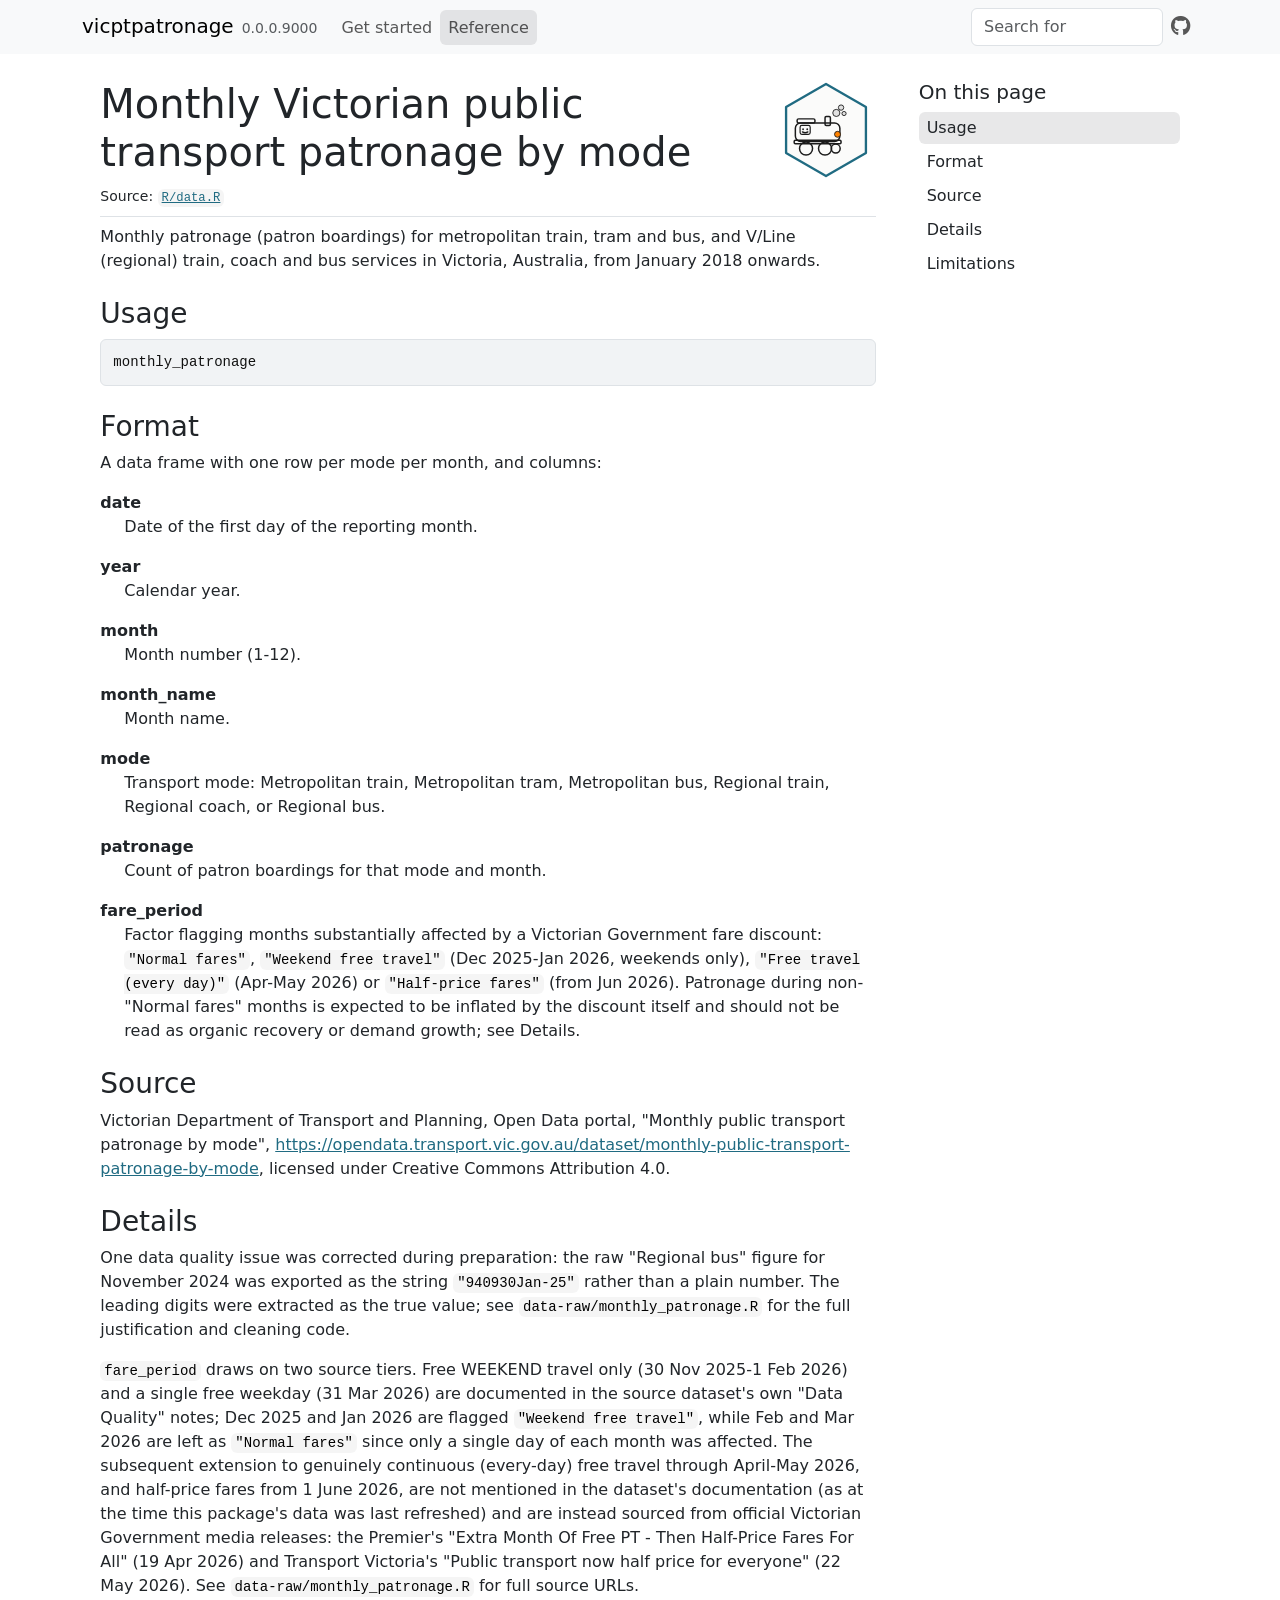
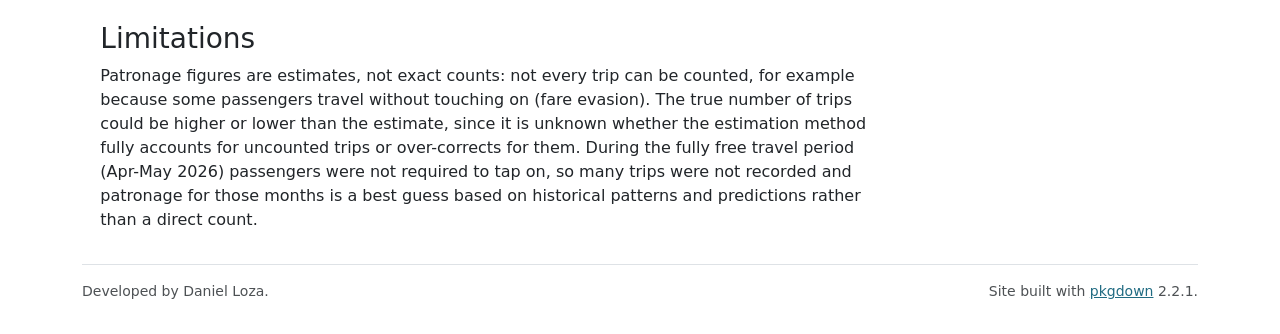
<file: reference/monthly_patronage.html>
<!DOCTYPE html>
<!-- Generated by pkgdown: do not edit by hand --><html lang="en"><head><meta charset="UTF-8"><meta http-equiv="X-UA-Compatible" content="IE=edge"><meta name="viewport" content="width=device-width, initial-scale=1, shrink-to-fit=no"><title>Monthly Victorian public transport patronage by mode — monthly_patronage • vicptpatronage</title><!-- favicons --><link rel="icon" type="image/png" sizes="96x96" href="../favicon-96x96.png"><link rel="icon" type="”image/svg+xml”" href="../favicon.svg"><link rel="apple-touch-icon" sizes="180x180" href="../apple-touch-icon.png"><link rel="icon" sizes="any" href="../favicon.ico"><link rel="manifest" href="../site.webmanifest"><script src="../deps/jquery-3.6.0/jquery-3.6.0.min.js"></script><meta name="viewport" content="width=device-width, initial-scale=1, shrink-to-fit=no"><link href="../deps/bootstrap-5.3.8/bootstrap.min.css" rel="stylesheet"><script src="../deps/bootstrap-5.3.8/bootstrap.bundle.min.js"></script><link href="../deps/font-awesome-6.5.2/css/all.min.css" rel="stylesheet"><link href="../deps/font-awesome-6.5.2/css/v4-shims.min.css" rel="stylesheet"><script src="../deps/headroom-0.11.0/headroom.min.js"></script><script src="../deps/headroom-0.11.0/jQuery.headroom.min.js"></script><script src="../deps/bootstrap-toc-1.0.1/bootstrap-toc.min.js"></script><script src="../deps/clipboard.js-2.0.11/clipboard.min.js"></script><script src="../deps/search-1.0.0/autocomplete.jquery.min.js"></script><script src="../deps/search-1.0.0/fuse.min.js"></script><script src="../deps/search-1.0.0/mark.min.js"></script><!-- pkgdown --><script src="../pkgdown.js"></script><meta property="og:title" content="Monthly Victorian public transport patronage by mode — monthly_patronage"><meta name="description" content="Monthly patronage (patron boardings) for metropolitan train, tram and
bus, and V/Line (regional) train, coach and bus services in Victoria,
Australia, from January 2018 onwards."><meta property="og:description" content="Monthly patronage (patron boardings) for metropolitan train, tram and
bus, and V/Line (regional) train, coach and bus services in Victoria,
Australia, from January 2018 onwards."><meta property="og:image" content="https://etc5523-2026.github.io/etc5523-assignment-4-pian0dan/reference/figures/logo.png"><meta property="og:image:alt" content="vicptpatronage hex logo: a cartoon steam train"></head><body>
    <a href="#main" class="visually-hidden-focusable">Skip to contents</a>


    <nav class="navbar navbar-expand-lg fixed-top bg-light" data-bs-theme="light" aria-label="Site navigation"><div class="container">

    <a class="navbar-brand me-2" href="../index.html">vicptpatronage</a>

    <small class="nav-text text-muted me-auto" data-bs-toggle="tooltip" data-bs-placement="bottom" title="">0.0.0.9000</small>


    <button class="navbar-toggler" type="button" data-bs-toggle="collapse" data-bs-target="#navbar" aria-controls="navbar" aria-expanded="false" aria-label="Toggle navigation">
      <span class="navbar-toggler-icon"></span>
    </button>

    <div id="navbar" class="collapse navbar-collapse ms-3">
      <ul class="navbar-nav me-auto"><li class="nav-item"><a class="nav-link" href="../articles/vicptpatronage.html">Get started</a></li>
<li class="active nav-item"><a class="nav-link" href="../reference/index.html">Reference</a></li>
      </ul><ul class="navbar-nav"><li class="nav-item"><form class="form-inline" role="search">
 <input class="form-control" type="search" name="search-input" id="search-input" autocomplete="off" aria-label="Search site" placeholder="Search for" data-search-index="../search.json"></form></li>
<li class="nav-item"><a class="external-link nav-link" href="https://github.com/ETC5523-2026/etc5523-assignment-4-pian0dan/" aria-label="GitHub"><span class="fa fab fa-github fa-lg"></span></a></li>
      </ul></div>


  </div>
</nav><div class="container template-reference-topic">
<div class="row">
  <main id="main" class="col-md-9"><div class="page-header">
      <img src="../logo.svg" class="logo" alt=""><h1>Monthly Victorian public transport patronage by mode</h1>
      <small class="dont-index">Source: <a href="https://github.com/ETC5523-2026/etc5523-assignment-4-pian0dan/blob/main/R/data.R" class="external-link"><code>R/data.R</code></a></small>
      <div class="d-none name"><code>monthly_patronage.Rd</code></div>
    </div>

    <div class="ref-description section level2">
    <p>Monthly patronage (patron boardings) for metropolitan train, tram and
bus, and V/Line (regional) train, coach and bus services in Victoria,
Australia, from January 2018 onwards.</p>
    </div>

    <div class="section level2">
    <h2 id="ref-usage">Usage<a class="anchor" aria-label="anchor" href="#ref-usage"></a></h2>
    <div class="sourceCode"><pre class="sourceCode r"><code><span><span class="va">monthly_patronage</span></span></code></pre></div>
    </div>

    <div class="section level2">
    <h2 id="format">Format<a class="anchor" aria-label="anchor" href="#format"></a></h2>
    <p>A data frame with one row per mode per month, and columns:</p><dl><dt>date</dt>
<dd><p>Date of the first day of the reporting month.</p></dd>

<dt>year</dt>
<dd><p>Calendar year.</p></dd>

<dt>month</dt>
<dd><p>Month number (1-12).</p></dd>

<dt>month_name</dt>
<dd><p>Month name.</p></dd>

<dt>mode</dt>
<dd><p>Transport mode: Metropolitan train, Metropolitan tram,
Metropolitan bus, Regional train, Regional coach, or Regional bus.</p></dd>

<dt>patronage</dt>
<dd><p>Count of patron boardings for that mode and month.</p></dd>

<dt>fare_period</dt>
<dd><p>Factor flagging months substantially affected by a
Victorian Government fare discount: <code>"Normal fares"</code>, <code>"Weekend free travel"</code> (Dec 2025-Jan 2026, weekends only), <code>"Free travel (every day)"</code> (Apr-May 2026) or <code>"Half-price fares"</code> (from Jun
2026). Patronage during non-"Normal fares" months is expected to be
inflated by the discount itself and should not be read as organic
recovery or demand growth; see Details.</p></dd>


</dl></div>
    <div class="section level2">
    <h2 id="source">Source<a class="anchor" aria-label="anchor" href="#source"></a></h2>
    <p>Victorian Department of Transport and Planning, Open Data
portal, "Monthly public transport patronage by mode",
<a href="https://opendata.transport.vic.gov.au/dataset/monthly-public-transport-patronage-by-mode" class="external-link">https://opendata.transport.vic.gov.au/dataset/monthly-public-transport-patronage-by-mode</a>,
licensed under Creative Commons Attribution 4.0.</p>
    </div>
    <div class="section level2">
    <h2 id="details">Details<a class="anchor" aria-label="anchor" href="#details"></a></h2>
    <p>One data quality issue was corrected during preparation: the raw
"Regional bus" figure for November 2024 was exported as the string
<code>"940930Jan-25"</code> rather than a plain number. The leading digits were
extracted as the true value; see <code>data-raw/monthly_patronage.R</code> for the
full justification and cleaning code.</p>
<p><code>fare_period</code> draws on two source tiers. Free WEEKEND travel only (30
Nov 2025-1 Feb 2026) and a single free weekday (31 Mar 2026) are
documented in the source dataset's own "Data Quality" notes; Dec 2025
and Jan 2026 are flagged <code>"Weekend free travel"</code>, while Feb and Mar
2026 are left as <code>"Normal fares"</code> since only a single day of each month
was affected. The subsequent extension to genuinely continuous
(every-day) free travel through April-May 2026, and half-price fares
from 1 June 2026, are not mentioned in the dataset's documentation (as
at the time this package's data was last refreshed) and are instead
sourced from official Victorian Government media releases: the
Premier's "Extra Month Of Free PT - Then Half-Price Fares For All" (19
Apr 2026) and Transport Victoria's "Public transport now half price for
everyone" (22 May 2026). See <code>data-raw/monthly_patronage.R</code> for full
source URLs.</p>
    </div>
    <div class="section level2">
    <h2 id="limitations">Limitations<a class="anchor" aria-label="anchor" href="#limitations"></a></h2>


<p>Patronage figures are estimates, not exact counts: not every trip can be
counted, for example because some passengers travel without touching on
(fare evasion). The true number of trips could be higher or lower than
the estimate, since it is unknown whether the estimation method fully
accounts for uncounted trips or over-corrects for them. During the fully free travel period (Apr-May 2026)
passengers were not required to tap on, so many trips were not recorded
and patronage for those months is a best guess based on historical
patterns and predictions rather than a direct count.</p>
    </div>

  </main><aside class="col-md-3"><nav id="toc" aria-label="Table of contents"><h2>On this page</h2>
    </nav></aside></div>


    <footer><div class="pkgdown-footer-left">
  <p>Developed by Daniel Loza.</p>
</div>

<div class="pkgdown-footer-right">
  <p>Site built with <a href="https://pkgdown.r-lib.org/" class="external-link">pkgdown</a> 2.2.1.</p>
</div>

    </footer></div>





  </body></html>
</file>
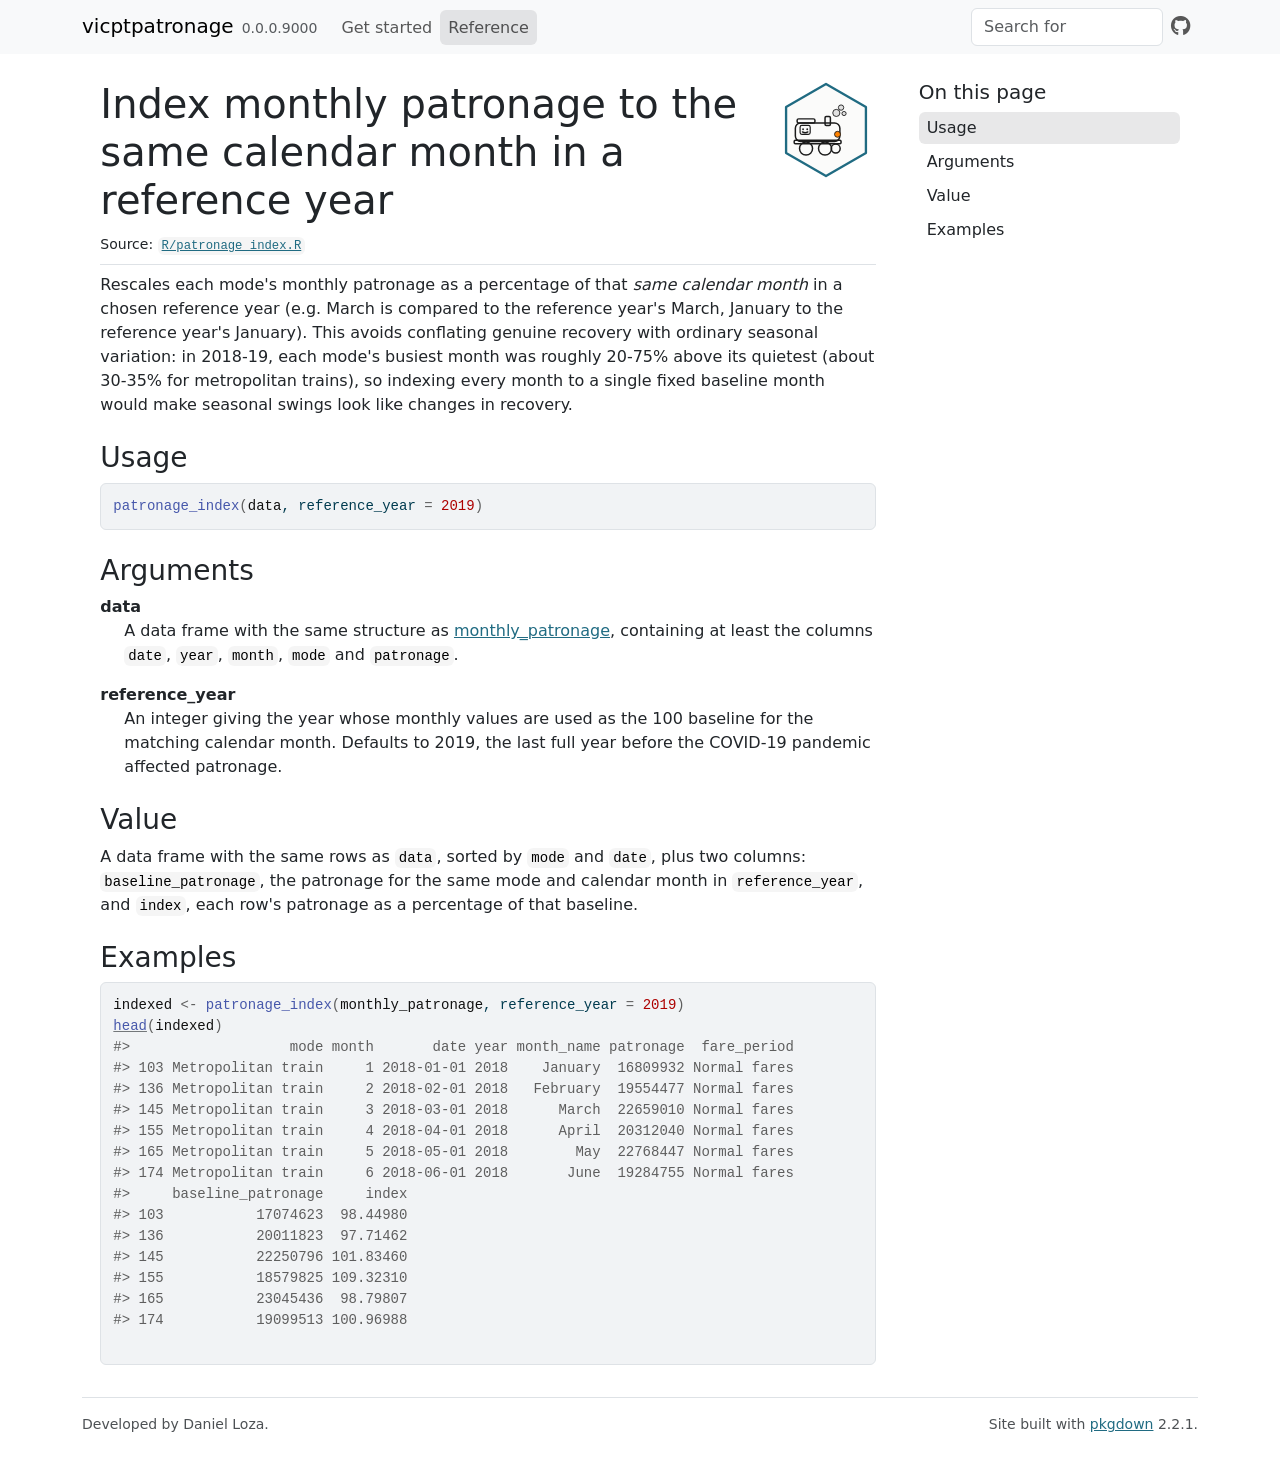
<file: reference/patronage_index.html>
<!DOCTYPE html>
<!-- Generated by pkgdown: do not edit by hand --><html lang="en"><head><meta charset="UTF-8"><meta http-equiv="X-UA-Compatible" content="IE=edge"><meta name="viewport" content="width=device-width, initial-scale=1, shrink-to-fit=no"><title>Index monthly patronage to the same calendar month in a reference year — patronage_index • vicptpatronage</title><!-- favicons --><link rel="icon" type="image/png" sizes="96x96" href="../favicon-96x96.png"><link rel="icon" type="”image/svg+xml”" href="../favicon.svg"><link rel="apple-touch-icon" sizes="180x180" href="../apple-touch-icon.png"><link rel="icon" sizes="any" href="../favicon.ico"><link rel="manifest" href="../site.webmanifest"><script src="../deps/jquery-3.6.0/jquery-3.6.0.min.js"></script><meta name="viewport" content="width=device-width, initial-scale=1, shrink-to-fit=no"><link href="../deps/bootstrap-5.3.8/bootstrap.min.css" rel="stylesheet"><script src="../deps/bootstrap-5.3.8/bootstrap.bundle.min.js"></script><link href="../deps/font-awesome-6.5.2/css/all.min.css" rel="stylesheet"><link href="../deps/font-awesome-6.5.2/css/v4-shims.min.css" rel="stylesheet"><script src="../deps/headroom-0.11.0/headroom.min.js"></script><script src="../deps/headroom-0.11.0/jQuery.headroom.min.js"></script><script src="../deps/bootstrap-toc-1.0.1/bootstrap-toc.min.js"></script><script src="../deps/clipboard.js-2.0.11/clipboard.min.js"></script><script src="../deps/search-1.0.0/autocomplete.jquery.min.js"></script><script src="../deps/search-1.0.0/fuse.min.js"></script><script src="../deps/search-1.0.0/mark.min.js"></script><!-- pkgdown --><script src="../pkgdown.js"></script><meta property="og:title" content="Index monthly patronage to the same calendar month in a reference year — patronage_index"><meta name="description" content="Rescales each mode's monthly patronage as a percentage of that same
calendar month in a chosen reference year (e.g. March is compared to
the reference year's March, January to the reference year's January).
This avoids conflating genuine recovery with ordinary seasonal
variation: in 2018-19, each mode's busiest month was roughly 20-75%
above its quietest (about 30-35% for metropolitan trains), so indexing
every month to a single fixed baseline month would make seasonal swings
look like changes in recovery."><meta property="og:description" content="Rescales each mode's monthly patronage as a percentage of that same
calendar month in a chosen reference year (e.g. March is compared to
the reference year's March, January to the reference year's January).
This avoids conflating genuine recovery with ordinary seasonal
variation: in 2018-19, each mode's busiest month was roughly 20-75%
above its quietest (about 30-35% for metropolitan trains), so indexing
every month to a single fixed baseline month would make seasonal swings
look like changes in recovery."><meta property="og:image" content="https://etc5523-2026.github.io/etc5523-assignment-4-pian0dan/reference/figures/logo.png"><meta property="og:image:alt" content="vicptpatronage hex logo: a cartoon steam train"></head><body>
    <a href="#main" class="visually-hidden-focusable">Skip to contents</a>


    <nav class="navbar navbar-expand-lg fixed-top bg-light" data-bs-theme="light" aria-label="Site navigation"><div class="container">

    <a class="navbar-brand me-2" href="../index.html">vicptpatronage</a>

    <small class="nav-text text-muted me-auto" data-bs-toggle="tooltip" data-bs-placement="bottom" title="">0.0.0.9000</small>


    <button class="navbar-toggler" type="button" data-bs-toggle="collapse" data-bs-target="#navbar" aria-controls="navbar" aria-expanded="false" aria-label="Toggle navigation">
      <span class="navbar-toggler-icon"></span>
    </button>

    <div id="navbar" class="collapse navbar-collapse ms-3">
      <ul class="navbar-nav me-auto"><li class="nav-item"><a class="nav-link" href="../articles/vicptpatronage.html">Get started</a></li>
<li class="active nav-item"><a class="nav-link" href="../reference/index.html">Reference</a></li>
      </ul><ul class="navbar-nav"><li class="nav-item"><form class="form-inline" role="search">
 <input class="form-control" type="search" name="search-input" id="search-input" autocomplete="off" aria-label="Search site" placeholder="Search for" data-search-index="../search.json"></form></li>
<li class="nav-item"><a class="external-link nav-link" href="https://github.com/ETC5523-2026/etc5523-assignment-4-pian0dan/" aria-label="GitHub"><span class="fa fab fa-github fa-lg"></span></a></li>
      </ul></div>


  </div>
</nav><div class="container template-reference-topic">
<div class="row">
  <main id="main" class="col-md-9"><div class="page-header">
      <img src="../logo.svg" class="logo" alt=""><h1>Index monthly patronage to the same calendar month in a reference year</h1>
      <small class="dont-index">Source: <a href="https://github.com/ETC5523-2026/etc5523-assignment-4-pian0dan/blob/main/R/patronage_index.R" class="external-link"><code>R/patronage_index.R</code></a></small>
      <div class="d-none name"><code>patronage_index.Rd</code></div>
    </div>

    <div class="ref-description section level2">
    <p>Rescales each mode's monthly patronage as a percentage of that <em>same
calendar month</em> in a chosen reference year (e.g. March is compared to
the reference year's March, January to the reference year's January).
This avoids conflating genuine recovery with ordinary seasonal
variation: in 2018-19, each mode's busiest month was roughly 20-75%
above its quietest (about 30-35% for metropolitan trains), so indexing
every month to a single fixed baseline month would make seasonal swings
look like changes in recovery.</p>
    </div>

    <div class="section level2">
    <h2 id="ref-usage">Usage<a class="anchor" aria-label="anchor" href="#ref-usage"></a></h2>
    <div class="sourceCode"><pre class="sourceCode r"><code><span><span class="fu">patronage_index</span><span class="op">(</span><span class="va">data</span>, reference_year <span class="op">=</span> <span class="fl">2019</span><span class="op">)</span></span></code></pre></div>
    </div>

    <div class="section level2">
    <h2 id="arguments">Arguments<a class="anchor" aria-label="anchor" href="#arguments"></a></h2>


<dl><dt id="arg-data">data<a class="anchor" aria-label="anchor" href="#arg-data"></a></dt>
<dd><p>A data frame with the same structure as <a href="monthly_patronage.html">monthly_patronage</a>,
containing at least the columns <code>date</code>, <code>year</code>, <code>month</code>, <code>mode</code> and
<code>patronage</code>.</p></dd>


<dt id="arg-reference-year">reference_year<a class="anchor" aria-label="anchor" href="#arg-reference-year"></a></dt>
<dd><p>An integer giving the year whose monthly values
are used as the 100 baseline for the matching calendar month. Defaults
to 2019, the last full year before the COVID-19 pandemic affected
patronage.</p></dd>

</dl></div>
    <div class="section level2">
    <h2 id="value">Value<a class="anchor" aria-label="anchor" href="#value"></a></h2>
    <p>A data frame with the same rows as <code>data</code>, sorted by <code>mode</code> and
<code>date</code>, plus two columns: <code>baseline_patronage</code>, the patronage for the
same mode and calendar month in <code>reference_year</code>, and <code>index</code>, each
row's patronage as a percentage of that baseline.</p>
    </div>

    <div class="section level2">
    <h2 id="ref-examples">Examples<a class="anchor" aria-label="anchor" href="#ref-examples"></a></h2>
    <div class="sourceCode"><pre class="sourceCode r"><code><span class="r-in"><span><span class="va">indexed</span> <span class="op">&lt;-</span> <span class="fu">patronage_index</span><span class="op">(</span><span class="va">monthly_patronage</span>, reference_year <span class="op">=</span> <span class="fl">2019</span><span class="op">)</span></span></span>
<span class="r-in"><span><span class="fu"><a href="https://rdrr.io/r/utils/head.html" class="external-link">head</a></span><span class="op">(</span><span class="va">indexed</span><span class="op">)</span></span></span>
<span class="r-out co"><span class="r-pr">#&gt;</span>                   mode month       date year month_name patronage  fare_period</span>
<span class="r-out co"><span class="r-pr">#&gt;</span> 103 Metropolitan train     1 2018-01-01 2018    January  16809932 Normal fares</span>
<span class="r-out co"><span class="r-pr">#&gt;</span> 136 Metropolitan train     2 2018-02-01 2018   February  19554477 Normal fares</span>
<span class="r-out co"><span class="r-pr">#&gt;</span> 145 Metropolitan train     3 2018-03-01 2018      March  22659010 Normal fares</span>
<span class="r-out co"><span class="r-pr">#&gt;</span> 155 Metropolitan train     4 2018-04-01 2018      April  20312040 Normal fares</span>
<span class="r-out co"><span class="r-pr">#&gt;</span> 165 Metropolitan train     5 2018-05-01 2018        May  22768447 Normal fares</span>
<span class="r-out co"><span class="r-pr">#&gt;</span> 174 Metropolitan train     6 2018-06-01 2018       June  19284755 Normal fares</span>
<span class="r-out co"><span class="r-pr">#&gt;</span>     baseline_patronage     index</span>
<span class="r-out co"><span class="r-pr">#&gt;</span> 103           17074623  98.44980</span>
<span class="r-out co"><span class="r-pr">#&gt;</span> 136           20011823  97.71462</span>
<span class="r-out co"><span class="r-pr">#&gt;</span> 145           22250796 101.83460</span>
<span class="r-out co"><span class="r-pr">#&gt;</span> 155           18579825 109.32310</span>
<span class="r-out co"><span class="r-pr">#&gt;</span> 165           23045436  98.79807</span>
<span class="r-out co"><span class="r-pr">#&gt;</span> 174           19099513 100.96988</span>
<span class="r-in"><span></span></span>
</code></pre></div>
    </div>
  </main><aside class="col-md-3"><nav id="toc" aria-label="Table of contents"><h2>On this page</h2>
    </nav></aside></div>


    <footer><div class="pkgdown-footer-left">
  <p>Developed by Daniel Loza.</p>
</div>

<div class="pkgdown-footer-right">
  <p>Site built with <a href="https://pkgdown.r-lib.org/" class="external-link">pkgdown</a> 2.2.1.</p>
</div>

    </footer></div>





  </body></html>
</file>
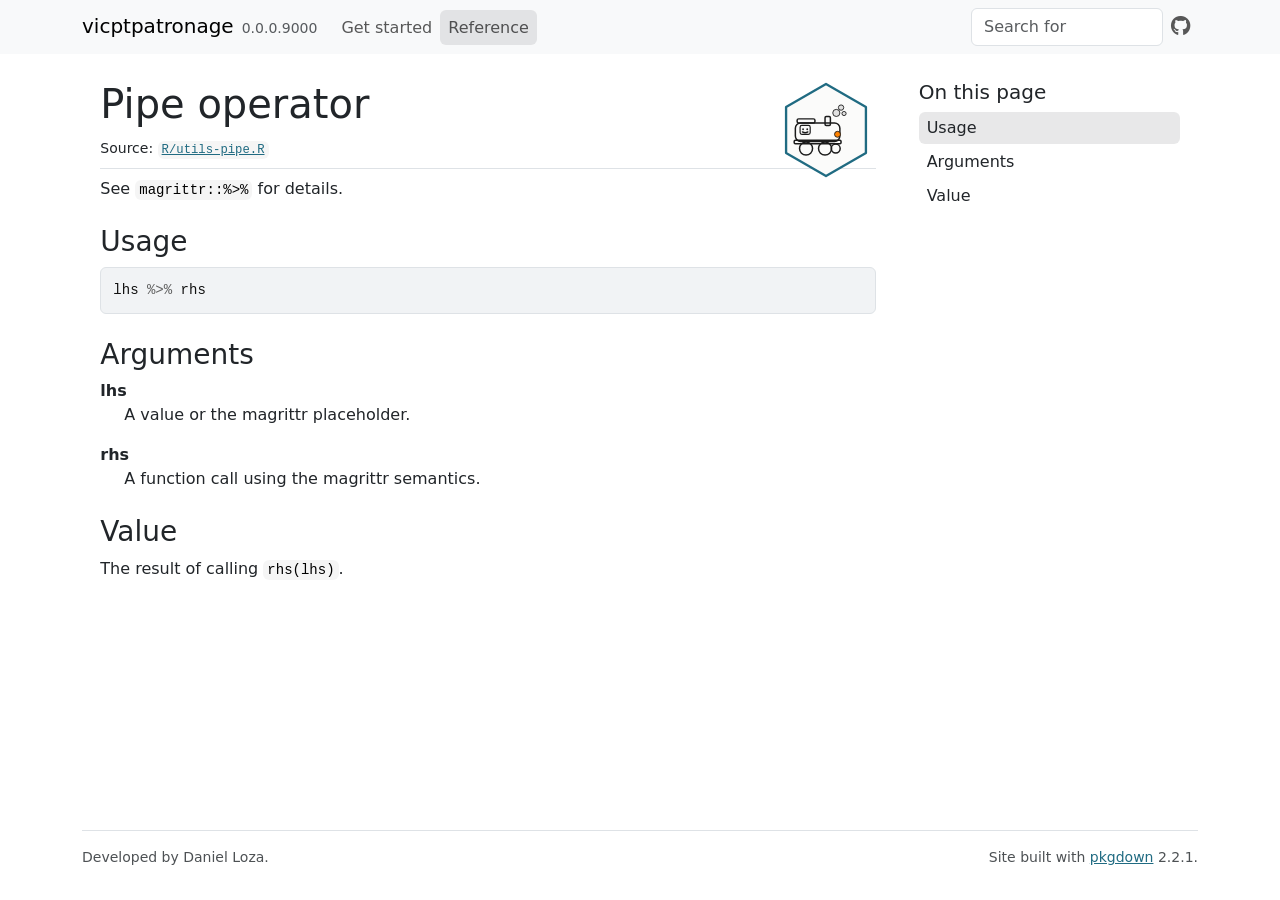
<file: reference/pipe.html>
<!DOCTYPE html>
<!-- Generated by pkgdown: do not edit by hand --><html lang="en"><head><meta charset="UTF-8"><meta http-equiv="X-UA-Compatible" content="IE=edge"><meta name="viewport" content="width=device-width, initial-scale=1, shrink-to-fit=no"><title>Pipe operator — %&gt;% • vicptpatronage</title><!-- favicons --><link rel="icon" type="image/png" sizes="96x96" href="../favicon-96x96.png"><link rel="icon" type="”image/svg+xml”" href="../favicon.svg"><link rel="apple-touch-icon" sizes="180x180" href="../apple-touch-icon.png"><link rel="icon" sizes="any" href="../favicon.ico"><link rel="manifest" href="../site.webmanifest"><script src="../deps/jquery-3.6.0/jquery-3.6.0.min.js"></script><meta name="viewport" content="width=device-width, initial-scale=1, shrink-to-fit=no"><link href="../deps/bootstrap-5.3.8/bootstrap.min.css" rel="stylesheet"><script src="../deps/bootstrap-5.3.8/bootstrap.bundle.min.js"></script><link href="../deps/font-awesome-6.5.2/css/all.min.css" rel="stylesheet"><link href="../deps/font-awesome-6.5.2/css/v4-shims.min.css" rel="stylesheet"><script src="../deps/headroom-0.11.0/headroom.min.js"></script><script src="../deps/headroom-0.11.0/jQuery.headroom.min.js"></script><script src="../deps/bootstrap-toc-1.0.1/bootstrap-toc.min.js"></script><script src="../deps/clipboard.js-2.0.11/clipboard.min.js"></script><script src="../deps/search-1.0.0/autocomplete.jquery.min.js"></script><script src="../deps/search-1.0.0/fuse.min.js"></script><script src="../deps/search-1.0.0/mark.min.js"></script><!-- pkgdown --><script src="../pkgdown.js"></script><meta property="og:title" content="Pipe operator — %&gt;%"><meta name="description" content="See magrittr::%&amp;gt;% for details."><meta property="og:description" content="See magrittr::%&amp;gt;% for details."><meta property="og:image" content="https://etc5523-2026.github.io/etc5523-assignment-4-pian0dan/reference/figures/logo.png"><meta property="og:image:alt" content="vicptpatronage hex logo: a cartoon steam train"></head><body>
    <a href="#main" class="visually-hidden-focusable">Skip to contents</a>


    <nav class="navbar navbar-expand-lg fixed-top bg-light" data-bs-theme="light" aria-label="Site navigation"><div class="container">

    <a class="navbar-brand me-2" href="../index.html">vicptpatronage</a>

    <small class="nav-text text-muted me-auto" data-bs-toggle="tooltip" data-bs-placement="bottom" title="">0.0.0.9000</small>


    <button class="navbar-toggler" type="button" data-bs-toggle="collapse" data-bs-target="#navbar" aria-controls="navbar" aria-expanded="false" aria-label="Toggle navigation">
      <span class="navbar-toggler-icon"></span>
    </button>

    <div id="navbar" class="collapse navbar-collapse ms-3">
      <ul class="navbar-nav me-auto"><li class="nav-item"><a class="nav-link" href="../articles/vicptpatronage.html">Get started</a></li>
<li class="active nav-item"><a class="nav-link" href="../reference/index.html">Reference</a></li>
      </ul><ul class="navbar-nav"><li class="nav-item"><form class="form-inline" role="search">
 <input class="form-control" type="search" name="search-input" id="search-input" autocomplete="off" aria-label="Search site" placeholder="Search for" data-search-index="../search.json"></form></li>
<li class="nav-item"><a class="external-link nav-link" href="https://github.com/ETC5523-2026/etc5523-assignment-4-pian0dan/" aria-label="GitHub"><span class="fa fab fa-github fa-lg"></span></a></li>
      </ul></div>


  </div>
</nav><div class="container template-reference-topic">
<div class="row">
  <main id="main" class="col-md-9"><div class="page-header">
      <img src="../logo.svg" class="logo" alt=""><h1>Pipe operator</h1>
      <small class="dont-index">Source: <a href="https://github.com/ETC5523-2026/etc5523-assignment-4-pian0dan/blob/main/R/utils-pipe.R" class="external-link"><code>R/utils-pipe.R</code></a></small>
      <div class="d-none name"><code>pipe.Rd</code></div>
    </div>

    <div class="ref-description section level2">
    <p>See <code>magrittr::%&gt;%</code> for details.</p>
    </div>

    <div class="section level2">
    <h2 id="ref-usage">Usage<a class="anchor" aria-label="anchor" href="#ref-usage"></a></h2>
    <div class="sourceCode"><pre class="sourceCode r"><code><span><span class="va">lhs</span> <span class="op">%&gt;%</span> <span class="va">rhs</span></span></code></pre></div>
    </div>

    <div class="section level2">
    <h2 id="arguments">Arguments<a class="anchor" aria-label="anchor" href="#arguments"></a></h2>


<dl><dt id="arg-lhs">lhs<a class="anchor" aria-label="anchor" href="#arg-lhs"></a></dt>
<dd><p>A value or the magrittr placeholder.</p></dd>


<dt id="arg-rhs">rhs<a class="anchor" aria-label="anchor" href="#arg-rhs"></a></dt>
<dd><p>A function call using the magrittr semantics.</p></dd>

</dl></div>
    <div class="section level2">
    <h2 id="value">Value<a class="anchor" aria-label="anchor" href="#value"></a></h2>
    <p>The result of calling <code>rhs(lhs)</code>.</p>
    </div>

  </main><aside class="col-md-3"><nav id="toc" aria-label="Table of contents"><h2>On this page</h2>
    </nav></aside></div>


    <footer><div class="pkgdown-footer-left">
  <p>Developed by Daniel Loza.</p>
</div>

<div class="pkgdown-footer-right">
  <p>Site built with <a href="https://pkgdown.r-lib.org/" class="external-link">pkgdown</a> 2.2.1.</p>
</div>

    </footer></div>





  </body></html>
</file>
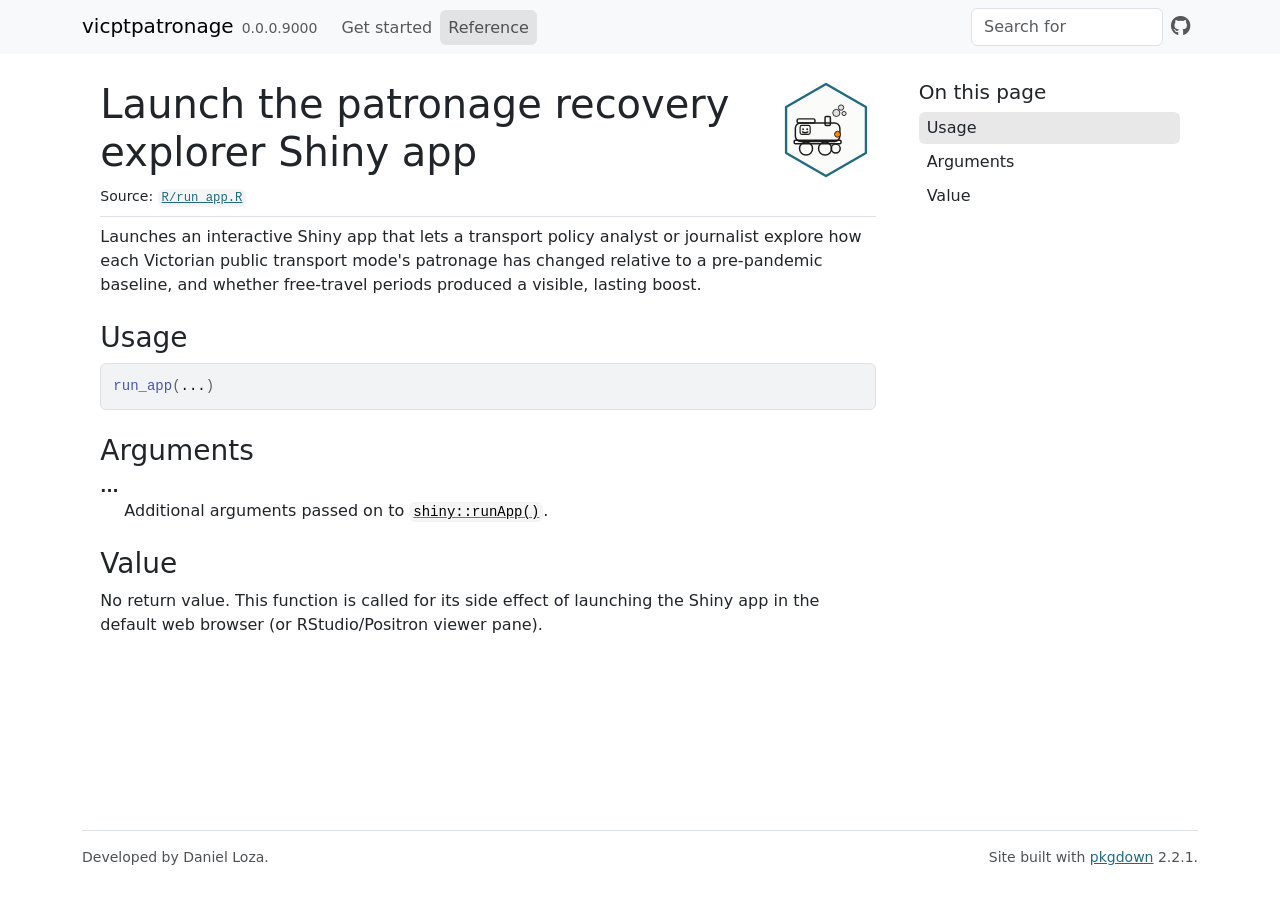
<file: reference/run_app.html>
<!DOCTYPE html>
<!-- Generated by pkgdown: do not edit by hand --><html lang="en"><head><meta charset="UTF-8"><meta http-equiv="X-UA-Compatible" content="IE=edge"><meta name="viewport" content="width=device-width, initial-scale=1, shrink-to-fit=no"><title>Launch the patronage recovery explorer Shiny app — run_app • vicptpatronage</title><!-- favicons --><link rel="icon" type="image/png" sizes="96x96" href="../favicon-96x96.png"><link rel="icon" type="”image/svg+xml”" href="../favicon.svg"><link rel="apple-touch-icon" sizes="180x180" href="../apple-touch-icon.png"><link rel="icon" sizes="any" href="../favicon.ico"><link rel="manifest" href="../site.webmanifest"><script src="../deps/jquery-3.6.0/jquery-3.6.0.min.js"></script><meta name="viewport" content="width=device-width, initial-scale=1, shrink-to-fit=no"><link href="../deps/bootstrap-5.3.8/bootstrap.min.css" rel="stylesheet"><script src="../deps/bootstrap-5.3.8/bootstrap.bundle.min.js"></script><link href="../deps/font-awesome-6.5.2/css/all.min.css" rel="stylesheet"><link href="../deps/font-awesome-6.5.2/css/v4-shims.min.css" rel="stylesheet"><script src="../deps/headroom-0.11.0/headroom.min.js"></script><script src="../deps/headroom-0.11.0/jQuery.headroom.min.js"></script><script src="../deps/bootstrap-toc-1.0.1/bootstrap-toc.min.js"></script><script src="../deps/clipboard.js-2.0.11/clipboard.min.js"></script><script src="../deps/search-1.0.0/autocomplete.jquery.min.js"></script><script src="../deps/search-1.0.0/fuse.min.js"></script><script src="../deps/search-1.0.0/mark.min.js"></script><!-- pkgdown --><script src="../pkgdown.js"></script><meta property="og:title" content="Launch the patronage recovery explorer Shiny app — run_app"><meta name="description" content="Launches an interactive Shiny app that lets a transport policy analyst
or journalist explore how each Victorian public transport mode's
patronage has changed relative to a pre-pandemic baseline, and whether
free-travel periods produced a visible, lasting boost."><meta property="og:description" content="Launches an interactive Shiny app that lets a transport policy analyst
or journalist explore how each Victorian public transport mode's
patronage has changed relative to a pre-pandemic baseline, and whether
free-travel periods produced a visible, lasting boost."><meta property="og:image" content="https://etc5523-2026.github.io/etc5523-assignment-4-pian0dan/reference/figures/logo.png"><meta property="og:image:alt" content="vicptpatronage hex logo: a cartoon steam train"></head><body>
    <a href="#main" class="visually-hidden-focusable">Skip to contents</a>


    <nav class="navbar navbar-expand-lg fixed-top bg-light" data-bs-theme="light" aria-label="Site navigation"><div class="container">

    <a class="navbar-brand me-2" href="../index.html">vicptpatronage</a>

    <small class="nav-text text-muted me-auto" data-bs-toggle="tooltip" data-bs-placement="bottom" title="">0.0.0.9000</small>


    <button class="navbar-toggler" type="button" data-bs-toggle="collapse" data-bs-target="#navbar" aria-controls="navbar" aria-expanded="false" aria-label="Toggle navigation">
      <span class="navbar-toggler-icon"></span>
    </button>

    <div id="navbar" class="collapse navbar-collapse ms-3">
      <ul class="navbar-nav me-auto"><li class="nav-item"><a class="nav-link" href="../articles/vicptpatronage.html">Get started</a></li>
<li class="active nav-item"><a class="nav-link" href="../reference/index.html">Reference</a></li>
      </ul><ul class="navbar-nav"><li class="nav-item"><form class="form-inline" role="search">
 <input class="form-control" type="search" name="search-input" id="search-input" autocomplete="off" aria-label="Search site" placeholder="Search for" data-search-index="../search.json"></form></li>
<li class="nav-item"><a class="external-link nav-link" href="https://github.com/ETC5523-2026/etc5523-assignment-4-pian0dan/" aria-label="GitHub"><span class="fa fab fa-github fa-lg"></span></a></li>
      </ul></div>


  </div>
</nav><div class="container template-reference-topic">
<div class="row">
  <main id="main" class="col-md-9"><div class="page-header">
      <img src="../logo.svg" class="logo" alt=""><h1>Launch the patronage recovery explorer Shiny app</h1>
      <small class="dont-index">Source: <a href="https://github.com/ETC5523-2026/etc5523-assignment-4-pian0dan/blob/main/R/run_app.R" class="external-link"><code>R/run_app.R</code></a></small>
      <div class="d-none name"><code>run_app.Rd</code></div>
    </div>

    <div class="ref-description section level2">
    <p>Launches an interactive Shiny app that lets a transport policy analyst
or journalist explore how each Victorian public transport mode's
patronage has changed relative to a pre-pandemic baseline, and whether
free-travel periods produced a visible, lasting boost.</p>
    </div>

    <div class="section level2">
    <h2 id="ref-usage">Usage<a class="anchor" aria-label="anchor" href="#ref-usage"></a></h2>
    <div class="sourceCode"><pre class="sourceCode r"><code><span><span class="fu">run_app</span><span class="op">(</span><span class="va">...</span><span class="op">)</span></span></code></pre></div>
    </div>

    <div class="section level2">
    <h2 id="arguments">Arguments<a class="anchor" aria-label="anchor" href="#arguments"></a></h2>


<dl><dt id="arg--">...<a class="anchor" aria-label="anchor" href="#arg--"></a></dt>
<dd><p>Additional arguments passed on to <code><a href="https://rdrr.io/pkg/shiny/man/runApp.html" class="external-link">shiny::runApp()</a></code>.</p></dd>

</dl></div>
    <div class="section level2">
    <h2 id="value">Value<a class="anchor" aria-label="anchor" href="#value"></a></h2>
    <p>No return value. This function is called for its side effect of
launching the Shiny app in the default web browser (or RStudio/Positron
viewer pane).</p>
    </div>

  </main><aside class="col-md-3"><nav id="toc" aria-label="Table of contents"><h2>On this page</h2>
    </nav></aside></div>


    <footer><div class="pkgdown-footer-left">
  <p>Developed by Daniel Loza.</p>
</div>

<div class="pkgdown-footer-right">
  <p>Site built with <a href="https://pkgdown.r-lib.org/" class="external-link">pkgdown</a> 2.2.1.</p>
</div>

    </footer></div>





  </body></html>
</file>
<file: deps/font-awesome-6.5.2/css/v4-shims.min.css>
/*!
 * Font Awesome Free 6.5.2 by @fontawesome - https://fontawesome.com
 * License - https://fontawesome.com/license/free (Icons: CC BY 4.0, Fonts: SIL OFL 1.1, Code: MIT License)
 * Copyright 2024 Fonticons, Inc.
 */
.fa.fa-glass:before{content:"\f000"}.fa.fa-envelope-o{font-family:"Font Awesome 6 Free";font-weight:400}.fa.fa-envelope-o:before{content:"\f0e0"}.fa.fa-star-o{font-family:"Font Awesome 6 Free";font-weight:400}.fa.fa-star-o:before{content:"\f005"}.fa.fa-close:before,.fa.fa-remove:before{content:"\f00d"}.fa.fa-gear:before{content:"\f013"}.fa.fa-trash-o{font-family:"Font Awesome 6 Free";font-weight:400}.fa.fa-trash-o:before{content:"\f2ed"}.fa.fa-home:before{content:"\f015"}.fa.fa-file-o{font-family:"Font Awesome 6 Free";font-weight:400}.fa.fa-file-o:before{content:"\f15b"}.fa.fa-clock-o{font-family:"Font Awesome 6 Free";font-weight:400}.fa.fa-clock-o:before{content:"\f017"}.fa.fa-arrow-circle-o-down{font-family:"Font Awesome 6 Free";font-weight:400}.fa.fa-arrow-circle-o-down:before{content:"\f358"}.fa.fa-arrow-circle-o-up{font-family:"Font Awesome 6 Free";font-weight:400}.fa.fa-arrow-circle-o-up:before{content:"\f35b"}.fa.fa-play-circle-o{font-family:"Font Awesome 6 Free";font-weight:400}.fa.fa-play-circle-o:before{content:"\f144"}.fa.fa-repeat:before,.fa.fa-rotate-right:before{content:"\f01e"}.fa.fa-refresh:before{content:"\f021"}.fa.fa-list-alt{font-family:"Font Awesome 6 Free";font-weight:400}.fa.fa-list-alt:before{content:"\f022"}.fa.fa-dedent:before{content:"\f03b"}.fa.fa-video-camera:before{content:"\f03d"}.fa.fa-picture-o{font-family:"Font Awesome 6 Free";font-weight:400}.fa.fa-picture-o:before{content:"\f03e"}.fa.fa-photo{font-family:"Font Awesome 6 Free";font-weight:400}.fa.fa-photo:before{content:"\f03e"}.fa.fa-image{font-family:"Font Awesome 6 Free";font-weight:400}.fa.fa-image:before{content:"\f03e"}.fa.fa-map-marker:before{content:"\f3c5"}.fa.fa-pencil-square-o{font-family:"Font Awesome 6 Free";font-weight:400}.fa.fa-pencil-square-o:before{content:"\f044"}.fa.fa-edit{font-family:"Font Awesome 6 Free";font-weight:400}.fa.fa-edit:before{content:"\f044"}.fa.fa-share-square-o:before{content:"\f14d"}.fa.fa-check-square-o{font-family:"Font Awesome 6 Free";font-weight:400}.fa.fa-check-square-o:before{content:"\f14a"}.fa.fa-arrows:before{content:"\f0b2"}.fa.fa-times-circle-o{font-family:"Font Awesome 6 Free";font-weight:400}.fa.fa-times-circle-o:before{content:"\f057"}.fa.fa-check-circle-o{font-family:"Font Awesome 6 Free";font-weight:400}.fa.fa-check-circle-o:before{content:"\f058"}.fa.fa-mail-forward:before{content:"\f064"}.fa.fa-expand:before{content:"\f424"}.fa.fa-compress:before{content:"\f422"}.fa.fa-eye,.fa.fa-eye-slash{font-family:"Font Awesome 6 Free";font-weight:400}.fa.fa-warning:before{content:"\f071"}.fa.fa-calendar:before{content:"\f073"}.fa.fa-arrows-v:before{content:"\f338"}.fa.fa-arrows-h:before{content:"\f337"}.fa.fa-bar-chart-o:before,.fa.fa-bar-chart:before{content:"\e0e3"}.fa.fa-twitter-square{font-family:"Font Awesome 6 Brands";font-weight:400}.fa.fa-twitter-square:before{content:"\f081"}.fa.fa-facebook-square{font-family:"Font Awesome 6 Brands";font-weight:400}.fa.fa-facebook-square:before{content:"\f082"}.fa.fa-gears:before{content:"\f085"}.fa.fa-thumbs-o-up{font-family:"Font Awesome 6 Free";font-weight:400}.fa.fa-thumbs-o-up:before{content:"\f164"}.fa.fa-thumbs-o-down{font-family:"Font Awesome 6 Free";font-weight:400}.fa.fa-thumbs-o-down:before{content:"\f165"}.fa.fa-heart-o{font-family:"Font Awesome 6 Free";font-weight:400}.fa.fa-heart-o:before{content:"\f004"}.fa.fa-sign-out:before{content:"\f2f5"}.fa.fa-linkedin-square{font-family:"Font Awesome 6 Brands";font-weight:400}.fa.fa-linkedin-square:before{content:"\f08c"}.fa.fa-thumb-tack:before{content:"\f08d"}.fa.fa-external-link:before{content:"\f35d"}.fa.fa-sign-in:before{content:"\f2f6"}.fa.fa-github-square{font-family:"Font Awesome 6 Brands";font-weight:400}.fa.fa-github-square:before{content:"\f092"}.fa.fa-lemon-o{font-family:"Font Awesome 6 Free";font-weight:400}.fa.fa-lemon-o:before{content:"\f094"}.fa.fa-square-o{font-family:"Font Awesome 6 Free";font-weight:400}.fa.fa-square-o:before{content:"\f0c8"}.fa.fa-bookmark-o{font-family:"Font Awesome 6 Free";font-weight:400}.fa.fa-bookmark-o:before{content:"\f02e"}.fa.fa-facebook,.fa.fa-twitter{font-family:"Font Awesome 6 Brands";font-weight:400}.fa.fa-facebook:before{content:"\f39e"}.fa.fa-facebook-f{font-family:"Font Awesome 6 Brands";font-weight:400}.fa.fa-facebook-f:before{content:"\f39e"}.fa.fa-github{font-family:"Font Awesome 6 Brands";font-weight:400}.fa.fa-credit-card{font-family:"Font Awesome 6 Free";font-weight:400}.fa.fa-feed:before{content:"\f09e"}.fa.fa-hdd-o{font-family:"Font Awesome 6 Free";font-weight:400}.fa.fa-hdd-o:before{content:"\f0a0"}.fa.fa-hand-o-right{font-family:"Font Awesome 6 Free";font-weight:400}.fa.fa-hand-o-right:before{content:"\f0a4"}.fa.fa-hand-o-left{font-family:"Font Awesome 6 Free";font-weight:400}.fa.fa-hand-o-left:before{content:"\f0a5"}.fa.fa-hand-o-up{font-family:"Font Awesome 6 Free";font-weight:400}.fa.fa-hand-o-up:before{content:"\f0a6"}.fa.fa-hand-o-down{font-family:"Font Awesome 6 Free";font-weight:400}.fa.fa-hand-o-down:before{content:"\f0a7"}.fa.fa-globe:before{content:"\f57d"}.fa.fa-tasks:before{content:"\f828"}.fa.fa-arrows-alt:before{content:"\f31e"}.fa.fa-group:before{content:"\f0c0"}.fa.fa-chain:before{content:"\f0c1"}.fa.fa-cut:before{content:"\f0c4"}.fa.fa-files-o{font-family:"Font Awesome 6 Free";font-weight:400}.fa.fa-files-o:before{content:"\f0c5"}.fa.fa-floppy-o{font-family:"Font Awesome 6 Free";font-weight:400}.fa.fa-floppy-o:before{content:"\f0c7"}.fa.fa-save{font-family:"Font Awesome 6 Free";font-weight:400}.fa.fa-save:before{content:"\f0c7"}.fa.fa-navicon:before,.fa.fa-reorder:before{content:"\f0c9"}.fa.fa-magic:before{content:"\e2ca"}.fa.fa-pinterest,.fa.fa-pinterest-square{font-family:"Font Awesome 6 Brands";font-weight:400}.fa.fa-pinterest-square:before{content:"\f0d3"}.fa.fa-google-plus-square{font-family:"Font Awesome 6 Brands";font-weight:400}.fa.fa-google-plus-square:before{content:"\f0d4"}.fa.fa-google-plus{font-family:"Font Awesome 6 Brands";font-weight:400}.fa.fa-google-plus:before{content:"\f0d5"}.fa.fa-money:before{content:"\f3d1"}.fa.fa-unsorted:before{content:"\f0dc"}.fa.fa-sort-desc:before{content:"\f0dd"}.fa.fa-sort-asc:before{content:"\f0de"}.fa.fa-linkedin{font-family:"Font Awesome 6 Brands";font-weight:400}.fa.fa-linkedin:before{content:"\f0e1"}.fa.fa-rotate-left:before{content:"\f0e2"}.fa.fa-legal:before{content:"\f0e3"}.fa.fa-dashboard:before,.fa.fa-tachometer:before{content:"\f625"}.fa.fa-comment-o{font-family:"Font Awesome 6 Free";font-weight:400}.fa.fa-comment-o:before{content:"\f075"}.fa.fa-comments-o{font-family:"Font Awesome 6 Free";font-weight:400}.fa.fa-comments-o:before{content:"\f086"}.fa.fa-flash:before{content:"\f0e7"}.fa.fa-clipboard:before{content:"\f0ea"}.fa.fa-lightbulb-o{font-family:"Font Awesome 6 Free";font-weight:400}.fa.fa-lightbulb-o:before{content:"\f0eb"}.fa.fa-exchange:before{content:"\f362"}.fa.fa-cloud-download:before{content:"\f0ed"}.fa.fa-cloud-upload:before{content:"\f0ee"}.fa.fa-bell-o{font-family:"Font Awesome 6 Free";font-weight:400}.fa.fa-bell-o:before{content:"\f0f3"}.fa.fa-cutlery:before{content:"\f2e7"}.fa.fa-file-text-o{font-family:"Font Awesome 6 Free";font-weight:400}.fa.fa-file-text-o:before{content:"\f15c"}.fa.fa-building-o{font-family:"Font Awesome 6 Free";font-weight:400}.fa.fa-building-o:before{content:"\f1ad"}.fa.fa-hospital-o{font-family:"Font Awesome 6 Free";font-weight:400}.fa.fa-hospital-o:before{content:"\f0f8"}.fa.fa-tablet:before{content:"\f3fa"}.fa.fa-mobile-phone:before,.fa.fa-mobile:before{content:"\f3cd"}.fa.fa-circle-o{font-family:"Font Awesome 6 Free";font-weight:400}.fa.fa-circle-o:before{content:"\f111"}.fa.fa-mail-reply:before{content:"\f3e5"}.fa.fa-github-alt{font-family:"Font Awesome 6 Brands";font-weight:400}.fa.fa-folder-o{font-family:"Font Awesome 6 Free";font-weight:400}.fa.fa-folder-o:before{content:"\f07b"}.fa.fa-folder-open-o{font-family:"Font Awesome 6 Free";font-weight:400}.fa.fa-folder-open-o:before{content:"\f07c"}.fa.fa-smile-o{font-family:"Font Awesome 6 Free";font-weight:400}.fa.fa-smile-o:before{content:"\f118"}.fa.fa-frown-o{font-family:"Font Awesome 6 Free";font-weight:400}.fa.fa-frown-o:before{content:"\f119"}.fa.fa-meh-o{font-family:"Font Awesome 6 Free";font-weight:400}.fa.fa-meh-o:before{content:"\f11a"}.fa.fa-keyboard-o{font-family:"Font Awesome 6 Free";font-weight:400}.fa.fa-keyboard-o:before{content:"\f11c"}.fa.fa-flag-o{font-family:"Font Awesome 6 Free";font-weight:400}.fa.fa-flag-o:before{content:"\f024"}.fa.fa-mail-reply-all:before{content:"\f122"}.fa.fa-star-half-o{font-family:"Font Awesome 6 Free";font-weight:400}.fa.fa-star-half-o:before{content:"\f5c0"}.fa.fa-star-half-empty{font-family:"Font Awesome 6 Free";font-weight:400}.fa.fa-star-half-empty:before{content:"\f5c0"}.fa.fa-star-half-full{font-family:"Font Awesome 6 Free";font-weight:400}.fa.fa-star-half-full:before{content:"\f5c0"}.fa.fa-code-fork:before{content:"\f126"}.fa.fa-chain-broken:before,.fa.fa-unlink:before{content:"\f127"}.fa.fa-calendar-o{font-family:"Font Awesome 6 Free";font-weight:400}.fa.fa-calendar-o:before{content:"\f133"}.fa.fa-css3,.fa.fa-html5,.fa.fa-maxcdn{font-family:"Font Awesome 6 Brands";font-weight:400}.fa.fa-unlock-alt:before{content:"\f09c"}.fa.fa-minus-square-o{font-family:"Font Awesome 6 Free";font-weight:400}.fa.fa-minus-square-o:before{content:"\f146"}.fa.fa-level-up:before{content:"\f3bf"}.fa.fa-level-down:before{content:"\f3be"}.fa.fa-pencil-square:before{content:"\f14b"}.fa.fa-external-link-square:before{content:"\f360"}.fa.fa-compass{font-family:"Font Awesome 6 Free";font-weight:400}.fa.fa-caret-square-o-down{font-family:"Font Awesome 6 Free";font-weight:400}.fa.fa-caret-square-o-down:before{content:"\f150"}.fa.fa-toggle-down{font-family:"Font Awesome 6 Free";font-weight:400}.fa.fa-toggle-down:before{content:"\f150"}.fa.fa-caret-square-o-up{font-family:"Font Awesome 6 Free";font-weight:400}.fa.fa-caret-square-o-up:before{content:"\f151"}.fa.fa-toggle-up{font-family:"Font Awesome 6 Free";font-weight:400}.fa.fa-toggle-up:before{content:"\f151"}.fa.fa-caret-square-o-right{font-family:"Font Awesome 6 Free";font-weight:400}.fa.fa-caret-square-o-right:before{content:"\f152"}.fa.fa-toggle-right{font-family:"Font Awesome 6 Free";font-weight:400}.fa.fa-toggle-right:before{content:"\f152"}.fa.fa-eur:before,.fa.fa-euro:before{content:"\f153"}.fa.fa-gbp:before{content:"\f154"}.fa.fa-dollar:before,.fa.fa-usd:before{content:"\24"}.fa.fa-inr:before,.fa.fa-rupee:before{content:"\e1bc"}.fa.fa-cny:before,.fa.fa-jpy:before,.fa.fa-rmb:before,.fa.fa-yen:before{content:"\f157"}.fa.fa-rouble:before,.fa.fa-rub:before,.fa.fa-ruble:before{content:"\f158"}.fa.fa-krw:before,.fa.fa-won:before{content:"\f159"}.fa.fa-bitcoin,.fa.fa-btc{font-family:"Font Awesome 6 Brands";font-weight:400}.fa.fa-bitcoin:before{content:"\f15a"}.fa.fa-file-text:before{content:"\f15c"}.fa.fa-sort-alpha-asc:before{content:"\f15d"}.fa.fa-sort-alpha-desc:before{content:"\f881"}.fa.fa-sort-amount-asc:before{content:"\f884"}.fa.fa-sort-amount-desc:before{content:"\f160"}.fa.fa-sort-numeric-asc:before{content:"\f162"}.fa.fa-sort-numeric-desc:before{content:"\f886"}.fa.fa-youtube-square{font-family:"Font Awesome 6 Brands";font-weight:400}.fa.fa-youtube-square:before{content:"\f431"}.fa.fa-xing,.fa.fa-xing-square,.fa.fa-youtube{font-family:"Font Awesome 6 Brands";font-weight:400}.fa.fa-xing-square:before{content:"\f169"}.fa.fa-youtube-play{font-family:"Font Awesome 6 Brands";font-weight:400}.fa.fa-youtube-play:before{content:"\f167"}.fa.fa-adn,.fa.fa-bitbucket,.fa.fa-bitbucket-square,.fa.fa-dropbox,.fa.fa-flickr,.fa.fa-instagram,.fa.fa-stack-overflow{font-family:"Font Awesome 6 Brands";font-weight:400}.fa.fa-bitbucket-square:before{content:"\f171"}.fa.fa-tumblr,.fa.fa-tumblr-square{font-family:"Font Awesome 6 Brands";font-weight:400}.fa.fa-tumblr-square:before{content:"\f174"}.fa.fa-long-arrow-down:before{content:"\f309"}.fa.fa-long-arrow-up:before{content:"\f30c"}.fa.fa-long-arrow-left:before{content:"\f30a"}.fa.fa-long-arrow-right:before{content:"\f30b"}.fa.fa-android,.fa.fa-apple,.fa.fa-dribbble,.fa.fa-foursquare,.fa.fa-gittip,.fa.fa-gratipay,.fa.fa-linux,.fa.fa-skype,.fa.fa-trello,.fa.fa-windows{font-family:"Font Awesome 6 Brands";font-weight:400}.fa.fa-gittip:before{content:"\f184"}.fa.fa-sun-o{font-family:"Font Awesome 6 Free";font-weight:400}.fa.fa-sun-o:before{content:"\f185"}.fa.fa-moon-o{font-family:"Font Awesome 6 Free";font-weight:400}.fa.fa-moon-o:before{content:"\f186"}.fa.fa-pagelines,.fa.fa-renren,.fa.fa-stack-exchange,.fa.fa-vk,.fa.fa-weibo{font-family:"Font Awesome 6 Brands";font-weight:400}.fa.fa-arrow-circle-o-right{font-family:"Font Awesome 6 Free";font-weight:400}.fa.fa-arrow-circle-o-right:before{content:"\f35a"}.fa.fa-arrow-circle-o-left{font-family:"Font Awesome 6 Free";font-weight:400}.fa.fa-arrow-circle-o-left:before{content:"\f359"}.fa.fa-caret-square-o-left{font-family:"Font Awesome 6 Free";font-weight:400}.fa.fa-caret-square-o-left:before{content:"\f191"}.fa.fa-toggle-left{font-family:"Font Awesome 6 Free";font-weight:400}.fa.fa-toggle-left:before{content:"\f191"}.fa.fa-dot-circle-o{font-family:"Font Awesome 6 Free";font-weight:400}.fa.fa-dot-circle-o:before{content:"\f192"}.fa.fa-vimeo-square{font-family:"Font Awesome 6 Brands";font-weight:400}.fa.fa-vimeo-square:before{content:"\f194"}.fa.fa-try:before,.fa.fa-turkish-lira:before{content:"\e2bb"}.fa.fa-plus-square-o{font-family:"Font Awesome 6 Free";font-weight:400}.fa.fa-plus-square-o:before{content:"\f0fe"}.fa.fa-openid,.fa.fa-slack,.fa.fa-wordpress{font-family:"Font Awesome 6 Brands";font-weight:400}.fa.fa-bank:before,.fa.fa-institution:before{content:"\f19c"}.fa.fa-mortar-board:before{content:"\f19d"}.fa.fa-google,.fa.fa-reddit,.fa.fa-reddit-square,.fa.fa-yahoo{font-family:"Font Awesome 6 Brands";font-weight:400}.fa.fa-reddit-square:before{content:"\f1a2"}.fa.fa-behance,.fa.fa-behance-square,.fa.fa-delicious,.fa.fa-digg,.fa.fa-drupal,.fa.fa-joomla,.fa.fa-pied-piper-alt,.fa.fa-pied-piper-pp,.fa.fa-stumbleupon,.fa.fa-stumbleupon-circle{font-family:"Font Awesome 6 Brands";font-weight:400}.fa.fa-behance-square:before{content:"\f1b5"}.fa.fa-steam,.fa.fa-steam-square{font-family:"Font Awesome 6 Brands";font-weight:400}.fa.fa-steam-square:before{content:"\f1b7"}.fa.fa-automobile:before{content:"\f1b9"}.fa.fa-cab:before{content:"\f1ba"}.fa.fa-deviantart,.fa.fa-soundcloud,.fa.fa-spotify{font-family:"Font Awesome 6 Brands";font-weight:400}.fa.fa-file-pdf-o{font-family:"Font Awesome 6 Free";font-weight:400}.fa.fa-file-pdf-o:before{content:"\f1c1"}.fa.fa-file-word-o{font-family:"Font Awesome 6 Free";font-weight:400}.fa.fa-file-word-o:before{content:"\f1c2"}.fa.fa-file-excel-o{font-family:"Font Awesome 6 Free";font-weight:400}.fa.fa-file-excel-o:before{content:"\f1c3"}.fa.fa-file-powerpoint-o{font-family:"Font Awesome 6 Free";font-weight:400}.fa.fa-file-powerpoint-o:before{content:"\f1c4"}.fa.fa-file-image-o{font-family:"Font Awesome 6 Free";font-weight:400}.fa.fa-file-image-o:before{content:"\f1c5"}.fa.fa-file-photo-o{font-family:"Font Awesome 6 Free";font-weight:400}.fa.fa-file-photo-o:before{content:"\f1c5"}.fa.fa-file-picture-o{font-family:"Font Awesome 6 Free";font-weight:400}.fa.fa-file-picture-o:before{content:"\f1c5"}.fa.fa-file-archive-o{font-family:"Font Awesome 6 Free";font-weight:400}.fa.fa-file-archive-o:before{content:"\f1c6"}.fa.fa-file-zip-o{font-family:"Font Awesome 6 Free";font-weight:400}.fa.fa-file-zip-o:before{content:"\f1c6"}.fa.fa-file-audio-o{font-family:"Font Awesome 6 Free";font-weight:400}.fa.fa-file-audio-o:before{content:"\f1c7"}.fa.fa-file-sound-o{font-family:"Font Awesome 6 Free";font-weight:400}.fa.fa-file-sound-o:before{content:"\f1c7"}.fa.fa-file-video-o{font-family:"Font Awesome 6 Free";font-weight:400}.fa.fa-file-video-o:before{content:"\f1c8"}.fa.fa-file-movie-o{font-family:"Font Awesome 6 Free";font-weight:400}.fa.fa-file-movie-o:before{content:"\f1c8"}.fa.fa-file-code-o{font-family:"Font Awesome 6 Free";font-weight:400}.fa.fa-file-code-o:before{content:"\f1c9"}.fa.fa-codepen,.fa.fa-jsfiddle,.fa.fa-vine{font-family:"Font Awesome 6 Brands";font-weight:400}.fa.fa-life-bouy:before,.fa.fa-life-buoy:before,.fa.fa-life-saver:before,.fa.fa-support:before{content:"\f1cd"}.fa.fa-circle-o-notch:before{content:"\f1ce"}.fa.fa-ra,.fa.fa-rebel{font-family:"Font Awesome 6 Brands";font-weight:400}.fa.fa-ra:before{content:"\f1d0"}.fa.fa-resistance{font-family:"Font Awesome 6 Brands";font-weight:400}.fa.fa-resistance:before{content:"\f1d0"}.fa.fa-empire,.fa.fa-ge{font-family:"Font Awesome 6 Brands";font-weight:400}.fa.fa-ge:before{content:"\f1d1"}.fa.fa-git-square{font-family:"Font Awesome 6 Brands";font-weight:400}.fa.fa-git-square:before{content:"\f1d2"}.fa.fa-git,.fa.fa-hacker-news,.fa.fa-y-combinator-square{font-family:"Font Awesome 6 Brands";font-weight:400}.fa.fa-y-combinator-square:before{content:"\f1d4"}.fa.fa-yc-square{font-family:"Font Awesome 6 Brands";font-weight:400}.fa.fa-yc-square:before{content:"\f1d4"}.fa.fa-qq,.fa.fa-tencent-weibo,.fa.fa-wechat,.fa.fa-weixin{font-family:"Font Awesome 6 Brands";font-weight:400}.fa.fa-wechat:before{content:"\f1d7"}.fa.fa-send:before{content:"\f1d8"}.fa.fa-paper-plane-o{font-family:"Font Awesome 6 Free";font-weight:400}.fa.fa-paper-plane-o:before{content:"\f1d8"}.fa.fa-send-o{font-family:"Font Awesome 6 Free";font-weight:400}.fa.fa-send-o:before{content:"\f1d8"}.fa.fa-circle-thin{font-family:"Font Awesome 6 Free";font-weight:400}.fa.fa-circle-thin:before{content:"\f111"}.fa.fa-header:before{content:"\f1dc"}.fa.fa-futbol-o{font-family:"Font Awesome 6 Free";font-weight:400}.fa.fa-futbol-o:before{content:"\f1e3"}.fa.fa-soccer-ball-o{font-family:"Font Awesome 6 Free";font-weight:400}.fa.fa-soccer-ball-o:before{content:"\f1e3"}.fa.fa-slideshare,.fa.fa-twitch,.fa.fa-yelp{font-family:"Font Awesome 6 Brands";font-weight:400}.fa.fa-newspaper-o{font-family:"Font Awesome 6 Free";font-weight:400}.fa.fa-newspaper-o:before{content:"\f1ea"}.fa.fa-cc-amex,.fa.fa-cc-discover,.fa.fa-cc-mastercard,.fa.fa-cc-paypal,.fa.fa-cc-stripe,.fa.fa-cc-visa,.fa.fa-google-wallet,.fa.fa-paypal{font-family:"Font Awesome 6 Brands";font-weight:400}.fa.fa-bell-slash-o{font-family:"Font Awesome 6 Free";font-weight:400}.fa.fa-bell-slash-o:before{content:"\f1f6"}.fa.fa-trash:before{content:"\f2ed"}.fa.fa-copyright{font-family:"Font Awesome 6 Free";font-weight:400}.fa.fa-eyedropper:before{content:"\f1fb"}.fa.fa-area-chart:before{content:"\f1fe"}.fa.fa-pie-chart:before{content:"\f200"}.fa.fa-line-chart:before{content:"\f201"}.fa.fa-lastfm,.fa.fa-lastfm-square{font-family:"Font Awesome 6 Brands";font-weight:400}.fa.fa-lastfm-square:before{content:"\f203"}.fa.fa-angellist,.fa.fa-ioxhost{font-family:"Font Awesome 6 Brands";font-weight:400}.fa.fa-cc{font-family:"Font Awesome 6 Free";font-weight:400}.fa.fa-cc:before{content:"\f20a"}.fa.fa-ils:before,.fa.fa-shekel:before,.fa.fa-sheqel:before{content:"\f20b"}.fa.fa-buysellads,.fa.fa-connectdevelop,.fa.fa-dashcube,.fa.fa-forumbee,.fa.fa-leanpub,.fa.fa-sellsy,.fa.fa-shirtsinbulk,.fa.fa-simplybuilt,.fa.fa-skyatlas{font-family:"Font Awesome 6 Brands";font-weight:400}.fa.fa-diamond{font-family:"Font Awesome 6 Free";font-weight:400}.fa.fa-diamond:before{content:"\f3a5"}.fa.fa-intersex:before,.fa.fa-transgender:before{content:"\f224"}.fa.fa-transgender-alt:before{content:"\f225"}.fa.fa-facebook-official{font-family:"Font Awesome 6 Brands";font-weight:400}.fa.fa-facebook-official:before{content:"\f09a"}.fa.fa-pinterest-p,.fa.fa-whatsapp{font-family:"Font Awesome 6 Brands";font-weight:400}.fa.fa-hotel:before{content:"\f236"}.fa.fa-medium,.fa.fa-viacoin,.fa.fa-y-combinator,.fa.fa-yc{font-family:"Font Awesome 6 Brands";font-weight:400}.fa.fa-yc:before{content:"\f23b"}.fa.fa-expeditedssl,.fa.fa-opencart,.fa.fa-optin-monster{font-family:"Font Awesome 6 Brands";font-weight:400}.fa.fa-battery-4:before,.fa.fa-battery:before{content:"\f240"}.fa.fa-battery-3:before{content:"\f241"}.fa.fa-battery-2:before{content:"\f242"}.fa.fa-battery-1:before{content:"\f243"}.fa.fa-battery-0:before{content:"\f244"}.fa.fa-object-group,.fa.fa-object-ungroup,.fa.fa-sticky-note-o{font-family:"Font Awesome 6 Free";font-weight:400}.fa.fa-sticky-note-o:before{content:"\f249"}.fa.fa-cc-diners-club,.fa.fa-cc-jcb{font-family:"Font Awesome 6 Brands";font-weight:400}.fa.fa-clone{font-family:"Font Awesome 6 Free";font-weight:400}.fa.fa-hourglass-o:before{content:"\f254"}.fa.fa-hourglass-1:before{content:"\f251"}.fa.fa-hourglass-2:before{content:"\f252"}.fa.fa-hourglass-3:before{content:"\f253"}.fa.fa-hand-rock-o{font-family:"Font Awesome 6 Free";font-weight:400}.fa.fa-hand-rock-o:before{content:"\f255"}.fa.fa-hand-grab-o{font-family:"Font Awesome 6 Free";font-weight:400}.fa.fa-hand-grab-o:before{content:"\f255"}.fa.fa-hand-paper-o{font-family:"Font Awesome 6 Free";font-weight:400}.fa.fa-hand-paper-o:before{content:"\f256"}.fa.fa-hand-stop-o{font-family:"Font Awesome 6 Free";font-weight:400}.fa.fa-hand-stop-o:before{content:"\f256"}.fa.fa-hand-scissors-o{font-family:"Font Awesome 6 Free";font-weight:400}.fa.fa-hand-scissors-o:before{content:"\f257"}.fa.fa-hand-lizard-o{font-family:"Font Awesome 6 Free";font-weight:400}.fa.fa-hand-lizard-o:before{content:"\f258"}.fa.fa-hand-spock-o{font-family:"Font Awesome 6 Free";font-weight:400}.fa.fa-hand-spock-o:before{content:"\f259"}.fa.fa-hand-pointer-o{font-family:"Font Awesome 6 Free";font-weight:400}.fa.fa-hand-pointer-o:before{content:"\f25a"}.fa.fa-hand-peace-o{font-family:"Font Awesome 6 Free";font-weight:400}.fa.fa-hand-peace-o:before{content:"\f25b"}.fa.fa-registered{font-family:"Font Awesome 6 Free";font-weight:400}.fa.fa-creative-commons,.fa.fa-gg,.fa.fa-gg-circle,.fa.fa-odnoklassniki,.fa.fa-odnoklassniki-square{font-family:"Font Awesome 6 Brands";font-weight:400}.fa.fa-odnoklassniki-square:before{content:"\f264"}.fa.fa-chrome,.fa.fa-firefox,.fa.fa-get-pocket,.fa.fa-internet-explorer,.fa.fa-opera,.fa.fa-safari,.fa.fa-wikipedia-w{font-family:"Font Awesome 6 Brands";font-weight:400}.fa.fa-television:before{content:"\f26c"}.fa.fa-500px,.fa.fa-amazon,.fa.fa-contao{font-family:"Font Awesome 6 Brands";font-weight:400}.fa.fa-calendar-plus-o{font-family:"Font Awesome 6 Free";font-weight:400}.fa.fa-calendar-plus-o:before{content:"\f271"}.fa.fa-calendar-minus-o{font-family:"Font Awesome 6 Free";font-weight:400}.fa.fa-calendar-minus-o:before{content:"\f272"}.fa.fa-calendar-times-o{font-family:"Font Awesome 6 Free";font-weight:400}.fa.fa-calendar-times-o:before{content:"\f273"}.fa.fa-calendar-check-o{font-family:"Font Awesome 6 Free";font-weight:400}.fa.fa-calendar-check-o:before{content:"\f274"}.fa.fa-map-o{font-family:"Font Awesome 6 Free";font-weight:400}.fa.fa-map-o:before{content:"\f279"}.fa.fa-commenting:before{content:"\f4ad"}.fa.fa-commenting-o{font-family:"Font Awesome 6 Free";font-weight:400}.fa.fa-commenting-o:before{content:"\f4ad"}.fa.fa-houzz,.fa.fa-vimeo{font-family:"Font Awesome 6 Brands";font-weight:400}.fa.fa-vimeo:before{content:"\f27d"}.fa.fa-black-tie,.fa.fa-edge,.fa.fa-fonticons,.fa.fa-reddit-alien{font-family:"Font Awesome 6 Brands";font-weight:400}.fa.fa-credit-card-alt:before{content:"\f09d"}.fa.fa-codiepie,.fa.fa-fort-awesome,.fa.fa-mixcloud,.fa.fa-modx,.fa.fa-product-hunt,.fa.fa-scribd,.fa.fa-usb{font-family:"Font Awesome 6 Brands";font-weight:400}.fa.fa-pause-circle-o{font-family:"Font Awesome 6 Free";font-weight:400}.fa.fa-pause-circle-o:before{content:"\f28b"}.fa.fa-stop-circle-o{font-family:"Font Awesome 6 Free";font-weight:400}.fa.fa-stop-circle-o:before{content:"\f28d"}.fa.fa-bluetooth,.fa.fa-bluetooth-b,.fa.fa-envira,.fa.fa-gitlab,.fa.fa-wheelchair-alt,.fa.fa-wpbeginner,.fa.fa-wpforms{font-family:"Font Awesome 6 Brands";font-weight:400}.fa.fa-wheelchair-alt:before{content:"\f368"}.fa.fa-question-circle-o{font-family:"Font Awesome 6 Free";font-weight:400}.fa.fa-question-circle-o:before{content:"\f059"}.fa.fa-volume-control-phone:before{content:"\f2a0"}.fa.fa-asl-interpreting:before{content:"\f2a3"}.fa.fa-deafness:before,.fa.fa-hard-of-hearing:before{content:"\f2a4"}.fa.fa-glide,.fa.fa-glide-g{font-family:"Font Awesome 6 Brands";font-weight:400}.fa.fa-signing:before{content:"\f2a7"}.fa.fa-viadeo,.fa.fa-viadeo-square{font-family:"Font Awesome 6 Brands";font-weight:400}.fa.fa-viadeo-square:before{content:"\f2aa"}.fa.fa-snapchat,.fa.fa-snapchat-ghost{font-family:"Font Awesome 6 Brands";font-weight:400}.fa.fa-snapchat-ghost:before{content:"\f2ab"}.fa.fa-snapchat-square{font-family:"Font Awesome 6 Brands";font-weight:400}.fa.fa-snapchat-square:before{content:"\f2ad"}.fa.fa-first-order,.fa.fa-google-plus-official,.fa.fa-pied-piper,.fa.fa-themeisle,.fa.fa-yoast{font-family:"Font Awesome 6 Brands";font-weight:400}.fa.fa-google-plus-official:before{content:"\f2b3"}.fa.fa-google-plus-circle{font-family:"Font Awesome 6 Brands";font-weight:400}.fa.fa-google-plus-circle:before{content:"\f2b3"}.fa.fa-fa,.fa.fa-font-awesome{font-family:"Font Awesome 6 Brands";font-weight:400}.fa.fa-fa:before{content:"\f2b4"}.fa.fa-handshake-o{font-family:"Font Awesome 6 Free";font-weight:400}.fa.fa-handshake-o:before{content:"\f2b5"}.fa.fa-envelope-open-o{font-family:"Font Awesome 6 Free";font-weight:400}.fa.fa-envelope-open-o:before{content:"\f2b6"}.fa.fa-linode{font-family:"Font Awesome 6 Brands";font-weight:400}.fa.fa-address-book-o{font-family:"Font Awesome 6 Free";font-weight:400}.fa.fa-address-book-o:before{content:"\f2b9"}.fa.fa-vcard:before{content:"\f2bb"}.fa.fa-address-card-o{font-family:"Font Awesome 6 Free";font-weight:400}.fa.fa-address-card-o:before{content:"\f2bb"}.fa.fa-vcard-o{font-family:"Font Awesome 6 Free";font-weight:400}.fa.fa-vcard-o:before{content:"\f2bb"}.fa.fa-user-circle-o{font-family:"Font Awesome 6 Free";font-weight:400}.fa.fa-user-circle-o:before{content:"\f2bd"}.fa.fa-user-o{font-family:"Font Awesome 6 Free";font-weight:400}.fa.fa-user-o:before{content:"\f007"}.fa.fa-id-badge{font-family:"Font Awesome 6 Free";font-weight:400}.fa.fa-drivers-license:before{content:"\f2c2"}.fa.fa-id-card-o{font-family:"Font Awesome 6 Free";font-weight:400}.fa.fa-id-card-o:before{content:"\f2c2"}.fa.fa-drivers-license-o{font-family:"Font Awesome 6 Free";font-weight:400}.fa.fa-drivers-license-o:before{content:"\f2c2"}.fa.fa-free-code-camp,.fa.fa-quora,.fa.fa-telegram{font-family:"Font Awesome 6 Brands";font-weight:400}.fa.fa-thermometer-4:before,.fa.fa-thermometer:before{content:"\f2c7"}.fa.fa-thermometer-3:before{content:"\f2c8"}.fa.fa-thermometer-2:before{content:"\f2c9"}.fa.fa-thermometer-1:before{content:"\f2ca"}.fa.fa-thermometer-0:before{content:"\f2cb"}.fa.fa-bathtub:before,.fa.fa-s15:before{content:"\f2cd"}.fa.fa-window-maximize,.fa.fa-window-restore{font-family:"Font Awesome 6 Free";font-weight:400}.fa.fa-times-rectangle:before{content:"\f410"}.fa.fa-window-close-o{font-family:"Font Awesome 6 Free";font-weight:400}.fa.fa-window-close-o:before{content:"\f410"}.fa.fa-times-rectangle-o{font-family:"Font Awesome 6 Free";font-weight:400}.fa.fa-times-rectangle-o:before{content:"\f410"}.fa.fa-bandcamp,.fa.fa-eercast,.fa.fa-etsy,.fa.fa-grav,.fa.fa-imdb,.fa.fa-ravelry{font-family:"Font Awesome 6 Brands";font-weight:400}.fa.fa-eercast:before{content:"\f2da"}.fa.fa-snowflake-o{font-family:"Font Awesome 6 Free";font-weight:400}.fa.fa-snowflake-o:before{content:"\f2dc"}.fa.fa-meetup,.fa.fa-superpowers,.fa.fa-wpexplorer{font-family:"Font Awesome 6 Brands";font-weight:400}
</file>
